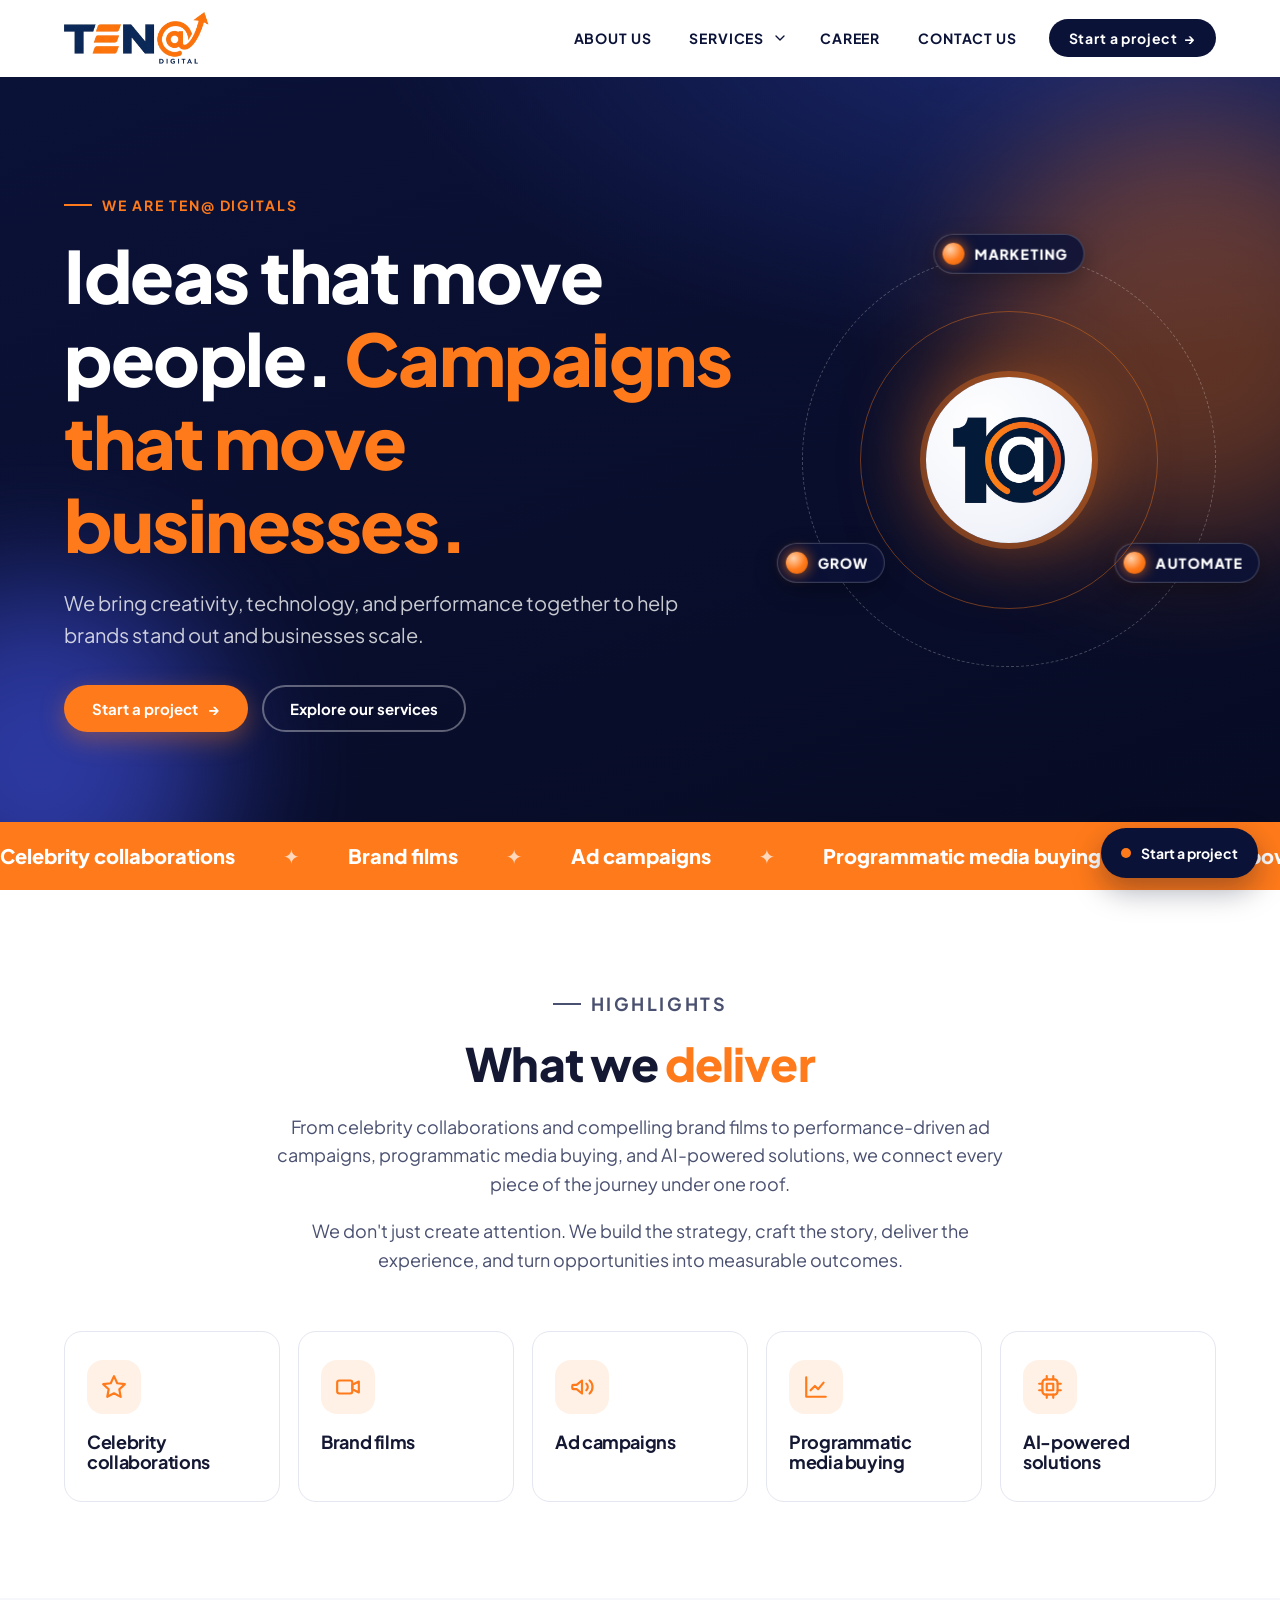
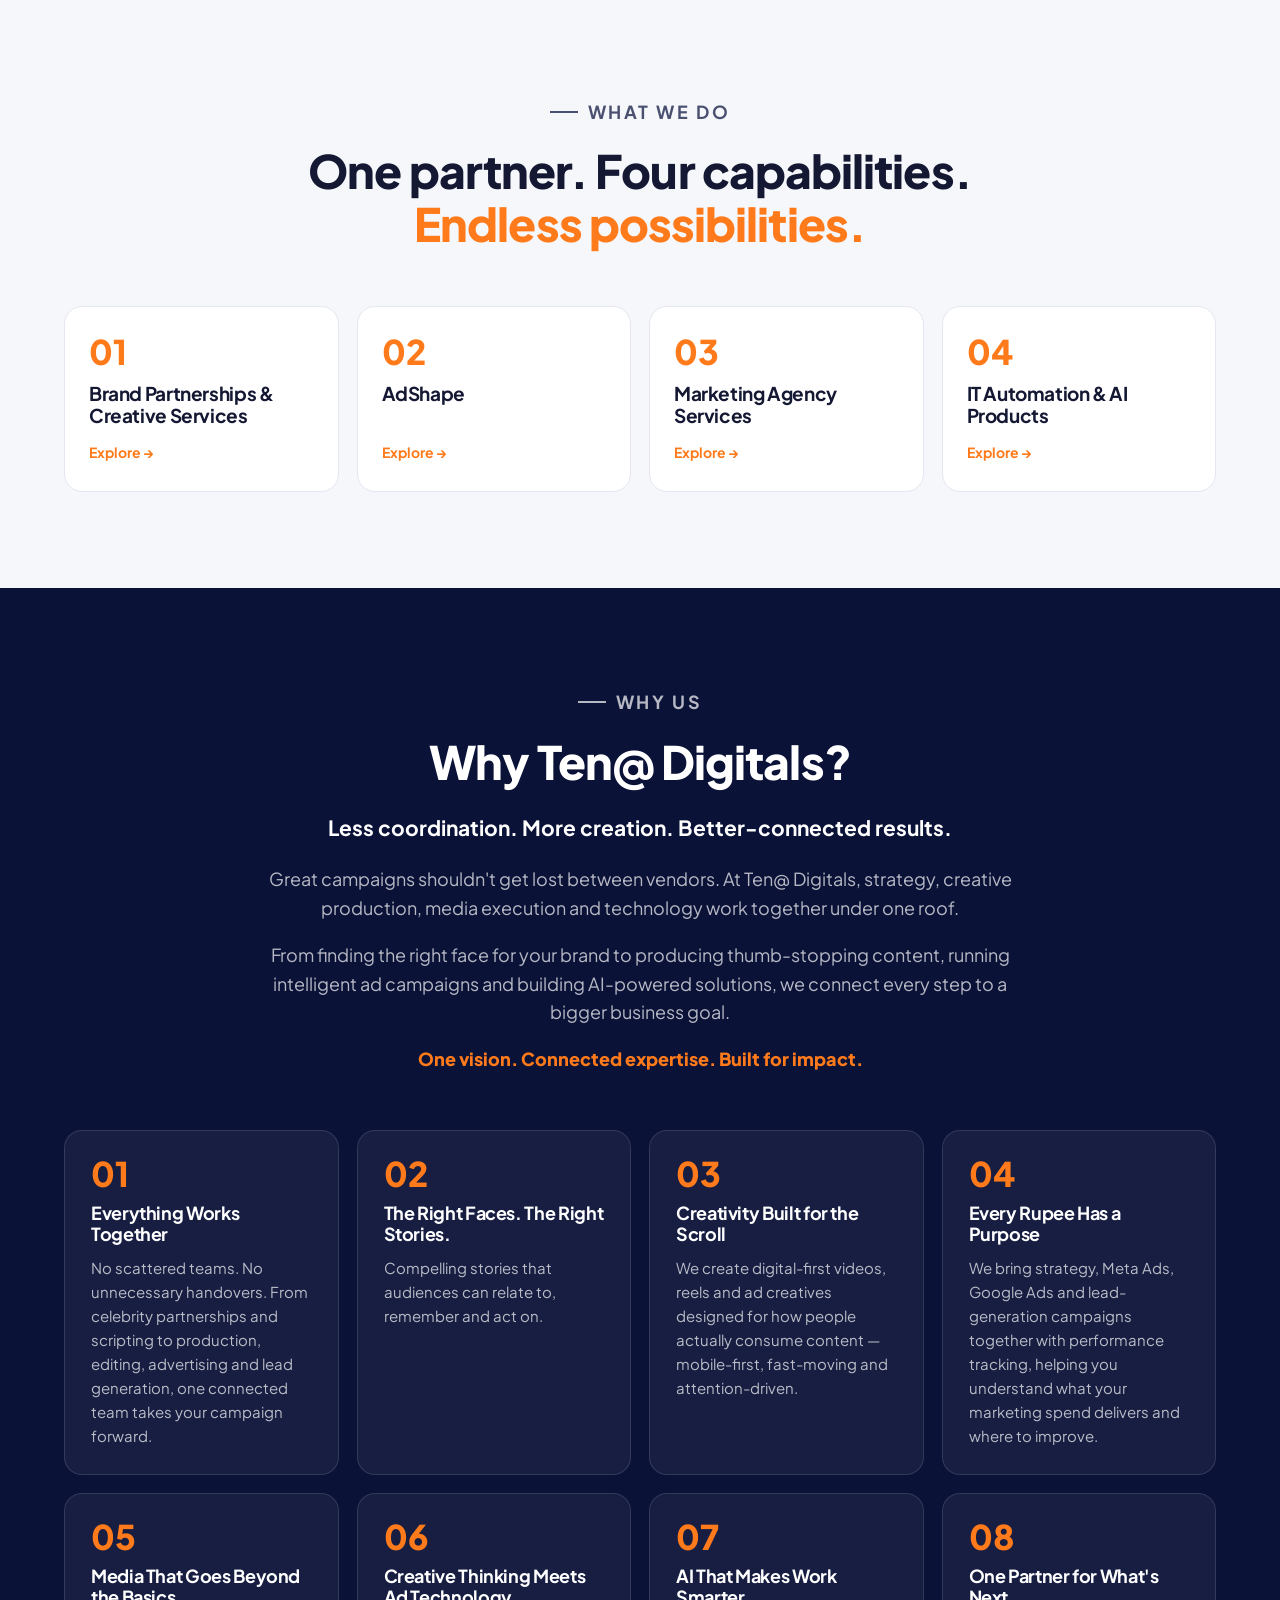
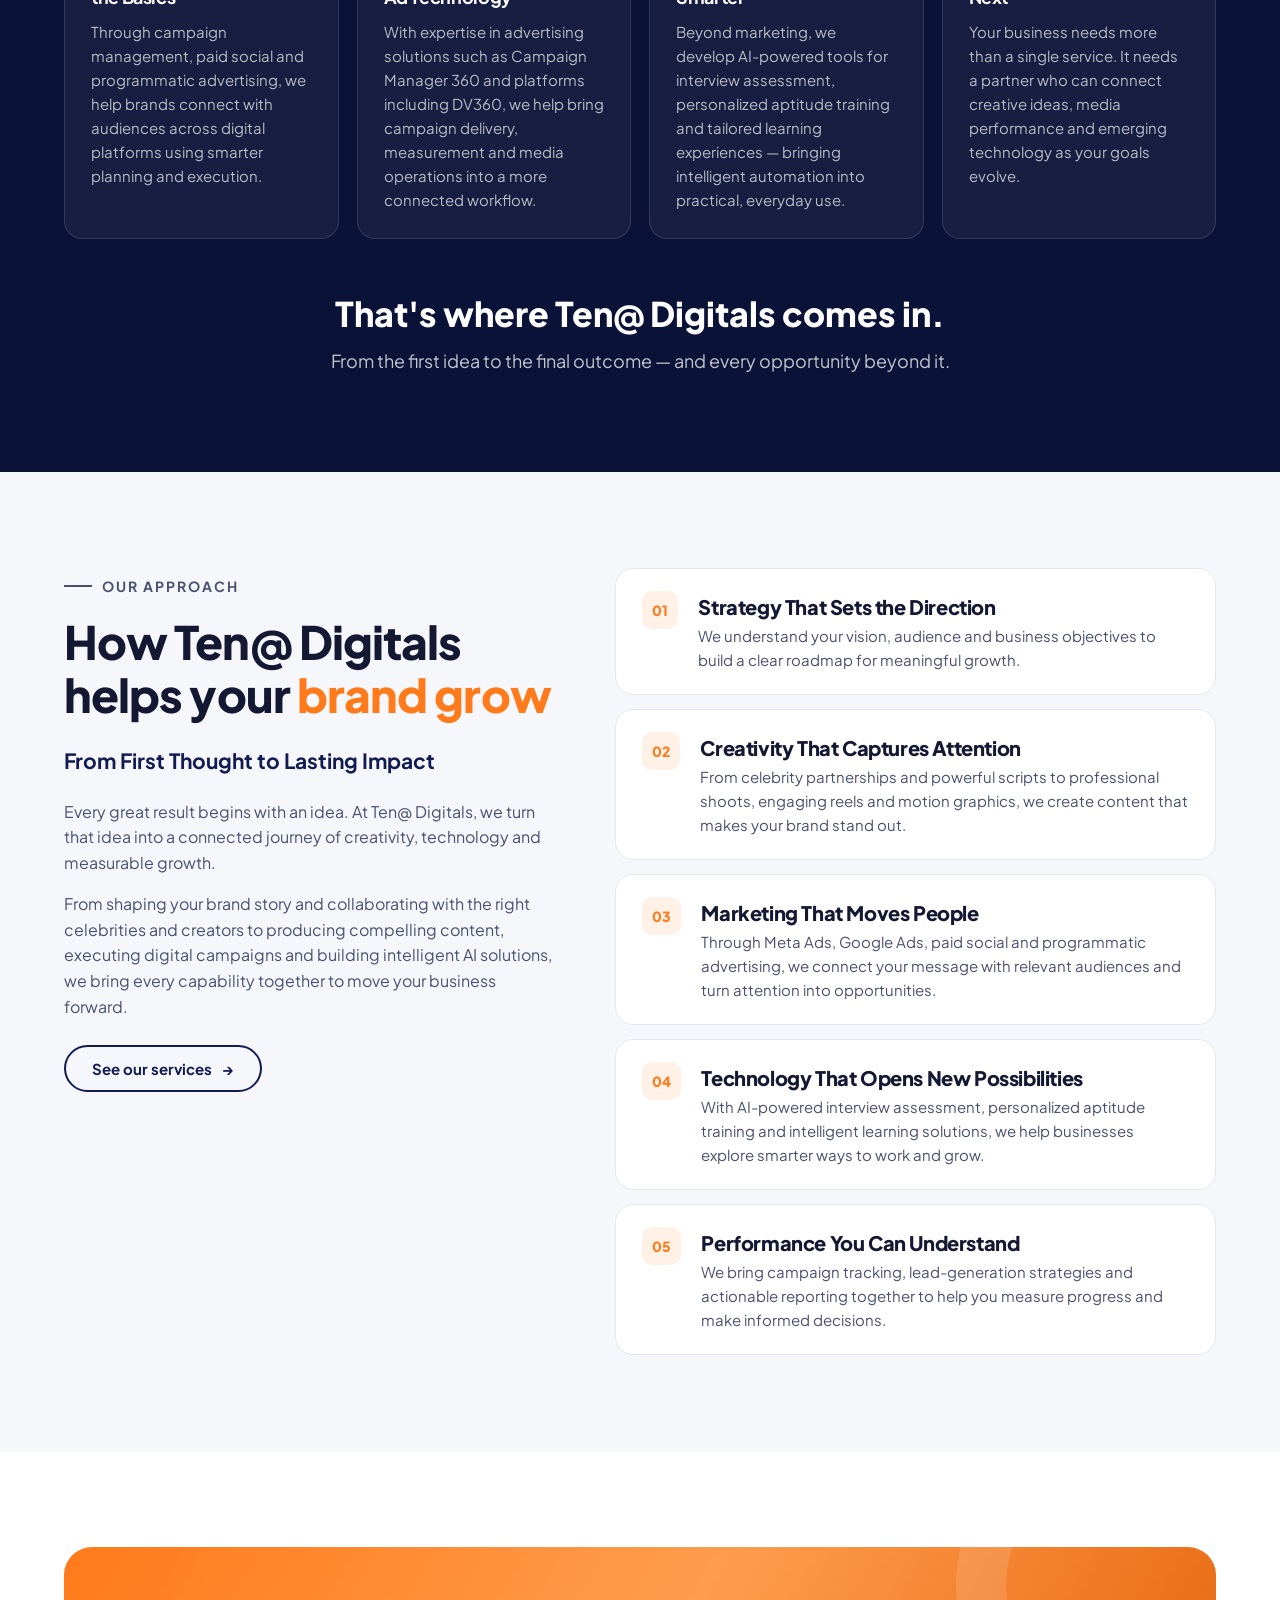
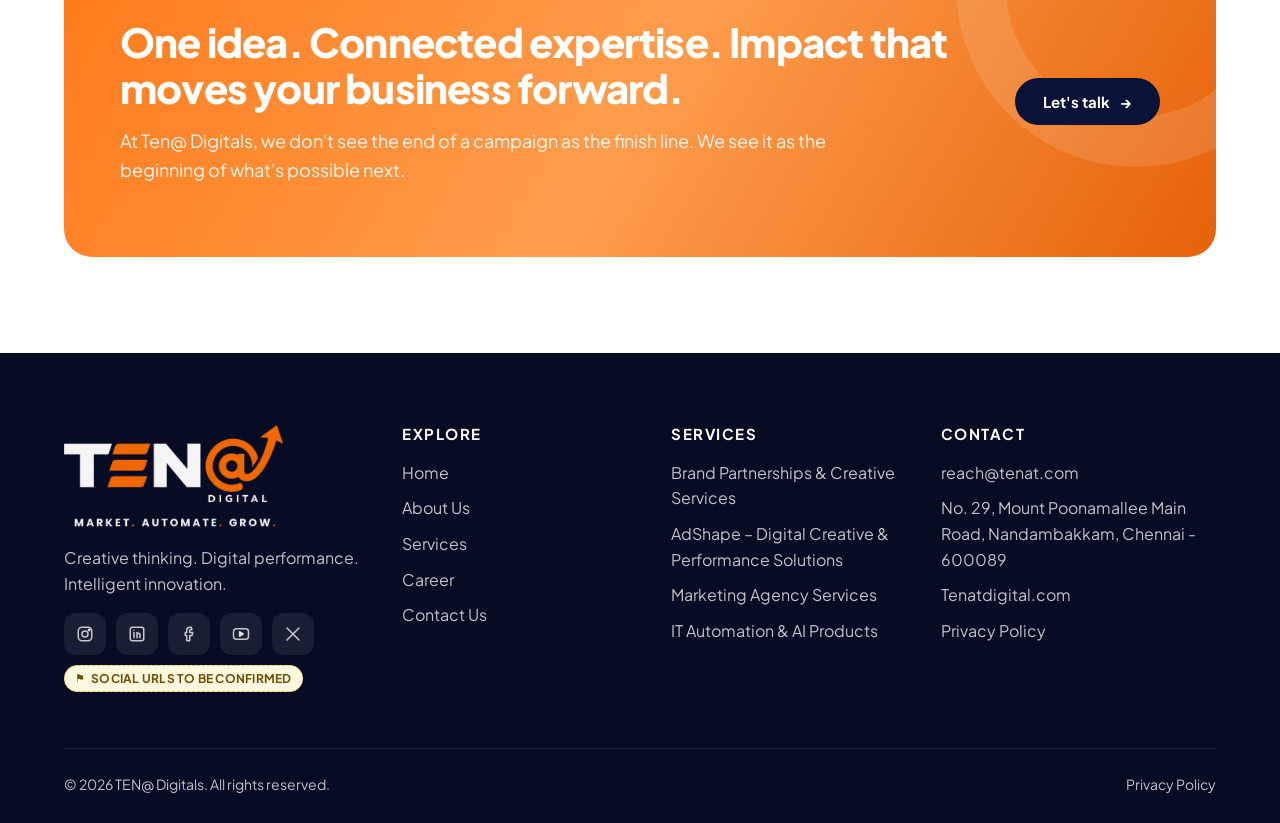
<file: index.html>
<!doctype html>
<html lang="en">
<head>
  <meta charset="utf-8">
  <meta name="viewport" content="width=device-width, initial-scale=1">
  <title>TEN@ Digitals — Ideas that move people</title>
  <meta name="description" content="We bring creativity, technology, and performance together to help brands stand out and businesses scale.">
  <link rel="preconnect" href="https://fonts.googleapis.com">
  <link rel="preconnect" href="https://fonts.gstatic.com" crossorigin>
  <link href="https://fonts.googleapis.com/css2?family=Plus+Jakarta+Sans:wght@400;500;600;700;800&display=swap" rel="stylesheet">
  <link rel="stylesheet" href="assets/styles.css">
  <script src="assets/site.js" defer></script>
</head>
<body data-page="home" data-root="">
<main id="main">

  <!-- 1–3. Hero, headline, description -->
  <section class="hero" aria-labelledby="hero-title">
    <div class="blob b1"></div><div class="blob b2"></div>
    <div class="container hero-grid">
      <div>
        <p class="eyebrow">We are Ten@ Digitals</p>
        <h1 id="hero-title">Ideas that move people. <em>Campaigns that move businesses.</em></h1>
        <p class="lead">We bring creativity, technology, and performance together to help brands stand out and businesses scale.</p>
        <div class="hero-actions">
          <a class="btn btn-primary" href="contact/index.html">Start a project <span class="arrow" aria-hidden="true">→</span></a>
          <a class="btn btn-ghost" href="work/index.html">Explore our services</a>
        </div>
      </div>
      <div class="hero-orb" aria-hidden="true">
        <div class="orb-ring">
          <span class="orb-ball" style="left:50%;top:0%"><span class="orb-upright"><span class="orb-chip"><span class="ball"></span>Marketing</span></span></span>
          <span class="orb-ball" style="left:93.3%;top:75%"><span class="orb-upright"><span class="orb-chip"><span class="ball"></span>Automate</span></span></span>
          <span class="orb-ball" style="left:6.7%;top:75%"><span class="orb-upright"><span class="orb-chip"><span class="ball"></span>Grow</span></span></span>
        </div>
        <div class="orb-ring r2"></div>
        <div class="orb-core"><img src="assets/logo-mark.png" alt="" width="400" height="305"></div>
      </div>
    </div>
  </section>

  <!-- 4. Highlights -->
  <div class="marquee" aria-hidden="true">
    <div class="marquee-track">
      <span>Celebrity collaborations</span><span>Brand films</span><span>Ad campaigns</span><span>Programmatic media buying</span><span>AI-powered solutions</span>
      <span>Celebrity collaborations</span><span>Brand films</span><span>Ad campaigns</span><span>Programmatic media buying</span><span>AI-powered solutions</span>
    </div>
  </div>

  <section class="section" aria-labelledby="highlights-title">
    <div class="container">
      <div class="section-head reveal">
        <p class="eyebrow">Highlights</p>
        <h2 id="highlights-title">What we <span class="hl">deliver</span></h2>
        <p>From celebrity collaborations and compelling brand films to performance-driven ad campaigns, programmatic media buying, and AI-powered solutions, we connect every piece of the journey under one roof.</p>
        <p>We don't just create attention. We build the strategy, craft the story, deliver the experience, and turn opportunities into measurable outcomes.</p>
      </div>
      <div class="highlight-grid">
        <article class="highlight reveal">
          <div class="icon-badge"><svg width="26" height="26" viewBox="0 0 24 24" fill="none" stroke="currentColor" stroke-width="2" stroke-linecap="round" stroke-linejoin="round" aria-hidden="true"><path d="m12 2 3 6.5 7 .9-5.1 4.8 1.3 6.9L12 17.8 5.8 21l1.3-6.9L2 9.4l7-.9z"/></svg></div>
          <h3>Celebrity collaborations</h3>
        </article>
        <article class="highlight reveal">
          <div class="icon-badge"><svg width="26" height="26" viewBox="0 0 24 24" fill="none" stroke="currentColor" stroke-width="2" stroke-linecap="round" stroke-linejoin="round" aria-hidden="true"><rect x="2" y="6" width="14" height="12" rx="2"/><path d="m16 10 6-3v10l-6-3z"/></svg></div>
          <h3>Brand films</h3>
        </article>
        <article class="highlight reveal">
          <div class="icon-badge"><svg width="26" height="26" viewBox="0 0 24 24" fill="none" stroke="currentColor" stroke-width="2" stroke-linecap="round" stroke-linejoin="round" aria-hidden="true"><path d="M3 11v2a1 1 0 0 0 1 1h3l5 4V6L7 10H4a1 1 0 0 0-1 1z"/><path d="M16 9a4 4 0 0 1 0 6M19 6a8 8 0 0 1 0 12"/></svg></div>
          <h3>Ad campaigns</h3>
        </article>
        <article class="highlight reveal">
          <div class="icon-badge"><svg width="26" height="26" viewBox="0 0 24 24" fill="none" stroke="currentColor" stroke-width="2" stroke-linecap="round" stroke-linejoin="round" aria-hidden="true"><path d="M3 3v18h18"/><path d="m7 15 4-4 3 3 5-6"/></svg></div>
          <h3>Programmatic media buying</h3>
        </article>
        <article class="highlight reveal">
          <div class="icon-badge"><svg width="26" height="26" viewBox="0 0 24 24" fill="none" stroke="currentColor" stroke-width="2" stroke-linecap="round" stroke-linejoin="round" aria-hidden="true"><rect x="5" y="5" width="14" height="14" rx="3"/><path d="M9 9h6v6H9zM9 2v3M15 2v3M9 19v3M15 19v3M2 9h3M2 15h3M19 9h3M19 15h3"/></svg></div>
          <h3>AI-powered solutions</h3>
        </article>
      </div>
    </div>
  </section>

  <!-- Four capabilities -->
  <section class="section section-alt" aria-labelledby="caps-title">
    <div class="container">
      <div class="section-head reveal">
        <p class="eyebrow">What we do</p>
        <h2 id="caps-title">One partner. Four capabilities. <span class="hl">Endless possibilities.</span></h2>
      </div>
      <div class="cap-grid">
        <a class="cap-card reveal" href="work/index.html#brand-partnerships"><span class="num">01</span><h3>Brand Partnerships &amp; Creative Services</h3><span class="more">Explore <span aria-hidden="true">→</span></span></a>
        <a class="cap-card reveal" href="work/index.html#adshape"><span class="num">02</span><h3>AdShape</h3><span class="more">Explore <span aria-hidden="true">→</span></span></a>
        <a class="cap-card reveal" href="work/index.html#marketing-agency"><span class="num">03</span><h3>Marketing Agency Services</h3><span class="more">Explore <span aria-hidden="true">→</span></span></a>
        <a class="cap-card reveal" href="work/index.html#it-automation-ai"><span class="num">04</span><h3>IT Automation &amp; AI Products</h3><span class="more">Explore <span aria-hidden="true">→</span></span></a>
      </div>
    </div>
  </section>

  <!-- 5. Why Ten@ Digitals? -->
  <section class="section section-dark" aria-labelledby="why-title">
    <div class="container">
      <div class="section-head reveal">
        <p class="eyebrow">Why us</p>
        <h2 id="why-title">Why Ten@ Digitals?</h2>
        <p class="sub">Less coordination. More creation. Better-connected results.</p>
        <p>Great campaigns shouldn't get lost between vendors. At Ten@ Digitals, strategy, creative production, media execution and technology work together under one roof.</p>
        <p>From finding the right face for your brand to producing thumb-stopping content, running intelligent ad campaigns and building AI-powered solutions, we connect every step to a bigger business goal.</p>
        <p class="tagline">One vision. Connected expertise. Built for impact.</p>
      </div>
      <div class="why-grid">
        <div class="why-card reveal"><span class="num">01</span><h3>Everything Works Together</h3><p>No scattered teams. No unnecessary handovers. From celebrity partnerships and scripting to production, editing, advertising and lead generation, one connected team takes your campaign forward.</p></div>
        <div class="why-card reveal"><span class="num">02</span><h3>The Right Faces. The Right Stories.</h3><p>Compelling stories that audiences can relate to, remember and act on.</p></div>
        <div class="why-card reveal"><span class="num">03</span><h3>Creativity Built for the Scroll</h3><p>We create digital-first videos, reels and ad creatives designed for how people actually consume content — mobile-first, fast-moving and attention-driven.</p></div>
        <div class="why-card reveal"><span class="num">04</span><h3>Every Rupee Has a Purpose</h3><p>We bring strategy, Meta Ads, Google Ads and lead-generation campaigns together with performance tracking, helping you understand what your marketing spend delivers and where to improve.</p></div>
        <div class="why-card reveal"><span class="num">05</span><h3>Media That Goes Beyond the Basics</h3><p>Through campaign management, paid social and programmatic advertising, we help brands connect with audiences across digital platforms using smarter planning and execution.</p></div>
        <div class="why-card reveal"><span class="num">06</span><h3>Creative Thinking Meets Ad Technology</h3><p>With expertise in advertising solutions such as Campaign Manager 360 and platforms including DV360, we help bring campaign delivery, measurement and media operations into a more connected workflow.</p></div>
        <div class="why-card reveal"><span class="num">07</span><h3>AI That Makes Work Smarter</h3><p>Beyond marketing, we develop AI-powered tools for interview assessment, personalized aptitude training and tailored learning experiences — bringing intelligent automation into practical, everyday use.</p></div>
        <div class="why-card reveal"><span class="num">08</span><h3>One Partner for What's Next</h3><p>Your business needs more than a single service. It needs a partner who can connect creative ideas, media performance and emerging technology as your goals evolve.</p></div>
      </div>
      <div class="why-close reveal">
        <p class="big">That's where Ten@ Digitals comes in.</p>
        <p>From the first idea to the final outcome — and every opportunity beyond it.</p>
      </div>
    </div>
  </section>

  <!-- 6–7. Our approach + Process/capabilities -->
  <section class="section section-alt" aria-labelledby="approach-title">
    <div class="container approach">
      <div class="reveal approach-intro">
        <p class="eyebrow">Our approach</p>
        <h2 id="approach-title">How Ten@ Digitals helps your <span class="hl">brand grow</span></h2>
        <p class="sub">From First Thought to Lasting Impact</p>
        <p>Every great result begins with an idea. At Ten@ Digitals, we turn that idea into a connected journey of creativity, technology and measurable growth.</p>
        <p>From shaping your brand story and collaborating with the right celebrities and creators to producing compelling content, executing digital campaigns and building intelligent AI solutions, we bring every capability together to move your business forward.</p>
        <a class="btn btn-outline" href="work/index.html">See our services <span class="arrow" aria-hidden="true">→</span></a>
      </div>
      <ol class="process reveal" aria-label="Process and capabilities">
        <li><div><h3>Strategy That Sets the Direction</h3><p>We understand your vision, audience and business objectives to build a clear roadmap for meaningful growth.</p></div></li>
        <li><div><h3>Creativity That Captures Attention</h3><p>From celebrity partnerships and powerful scripts to professional shoots, engaging reels and motion graphics, we create content that makes your brand stand out.</p></div></li>
        <li><div><h3>Marketing That Moves People</h3><p>Through Meta Ads, Google Ads, paid social and programmatic advertising, we connect your message with relevant audiences and turn attention into opportunities.</p></div></li>
        <li><div><h3>Technology That Opens New Possibilities</h3><p>With AI-powered interview assessment, personalized aptitude training and intelligent learning solutions, we help businesses explore smarter ways to work and grow.</p></div></li>
        <li><div><h3>Performance You Can Understand</h3><p>We bring campaign tracking, lead-generation strategies and actionable reporting together to help you measure progress and make informed decisions.</p></div></li>
      </ol>
    </div>
  </section>

  <!-- 8. Final CTA -->
  <section class="section" aria-labelledby="cta-title">
    <div class="container">
      <div class="cta-band reveal">
        <div class="cta-text">
          <h2 id="cta-title">One idea. Connected expertise. Impact that moves your business forward.</h2>
          <p>At Ten@ Digitals, we don't see the end of a campaign as the finish line. We see it as the beginning of what's possible next.</p>
        </div>
        <a class="btn" href="contact/index.html">Let's talk <span class="arrow" aria-hidden="true">→</span></a>
      </div>
    </div>
  </section>

</main>
<!-- 9. Footer is injected by site.js so it stays identical on every page -->
</body>
</html>
</file>
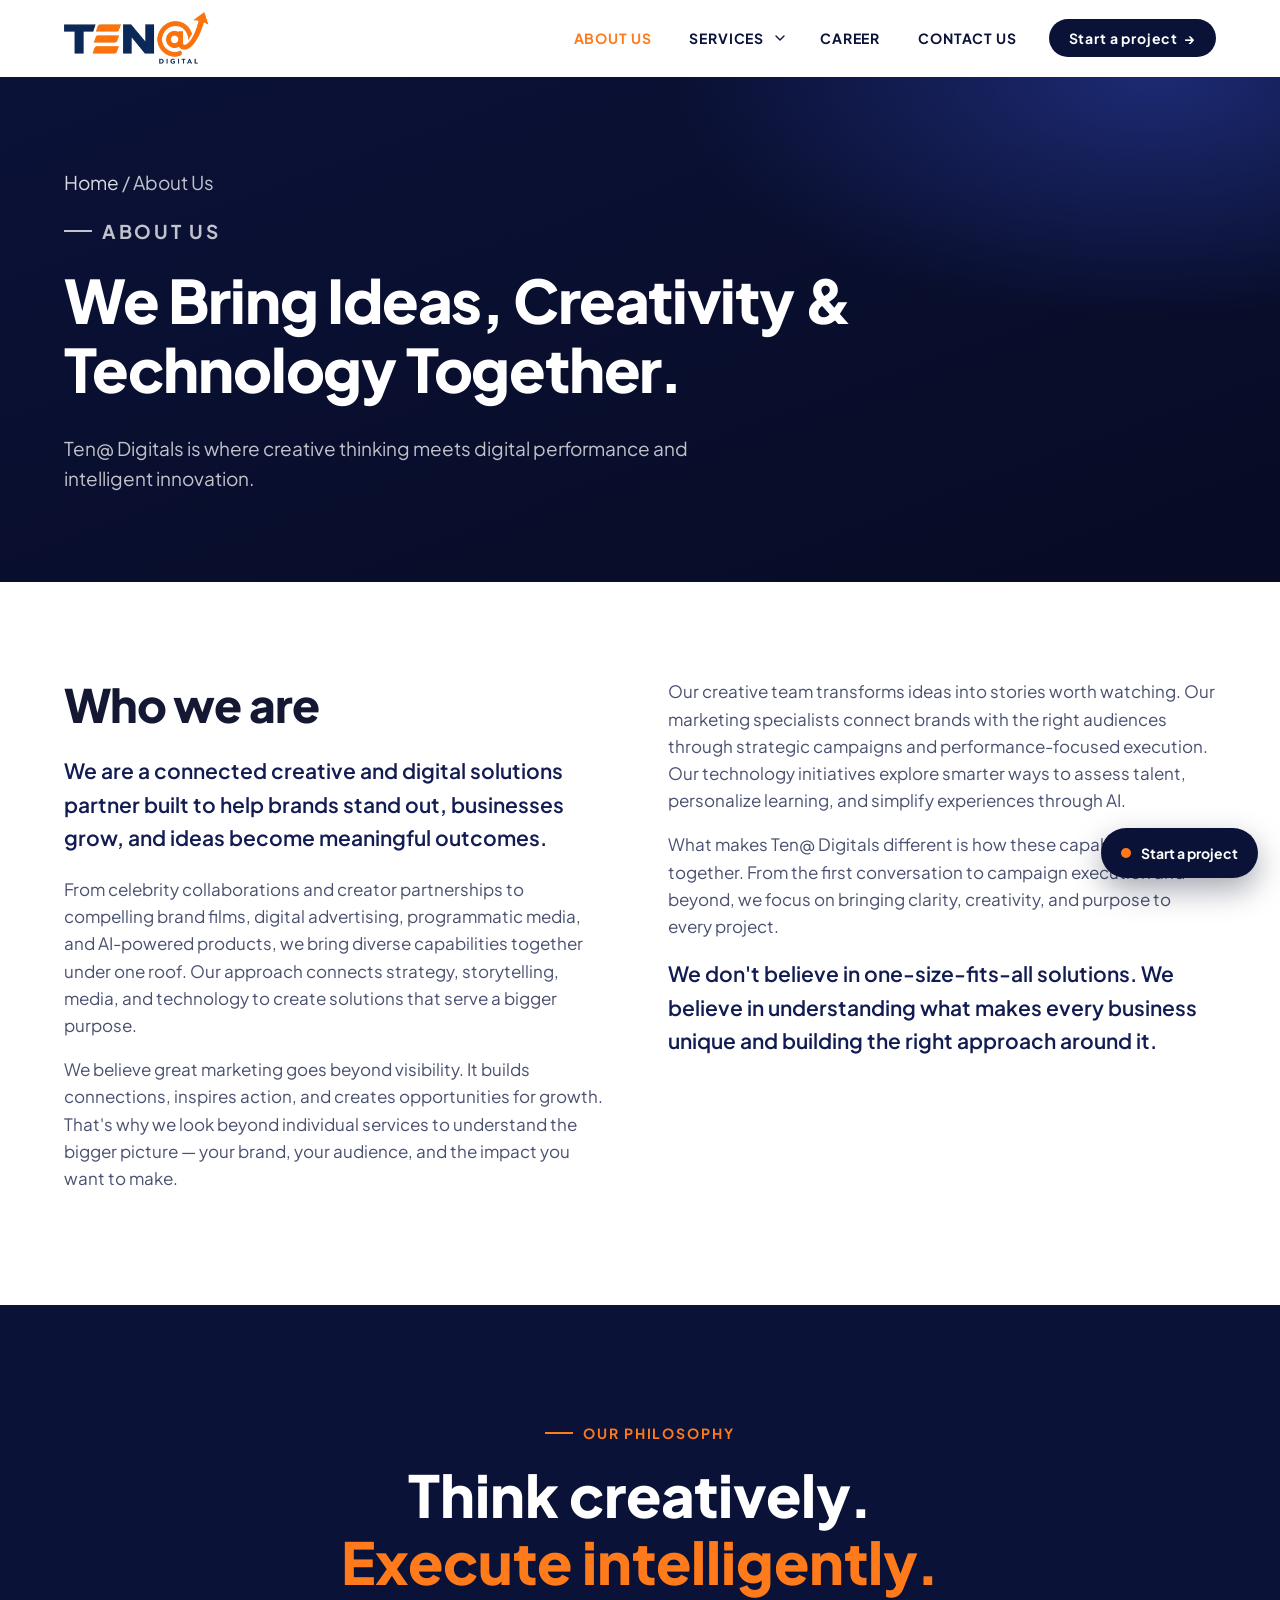
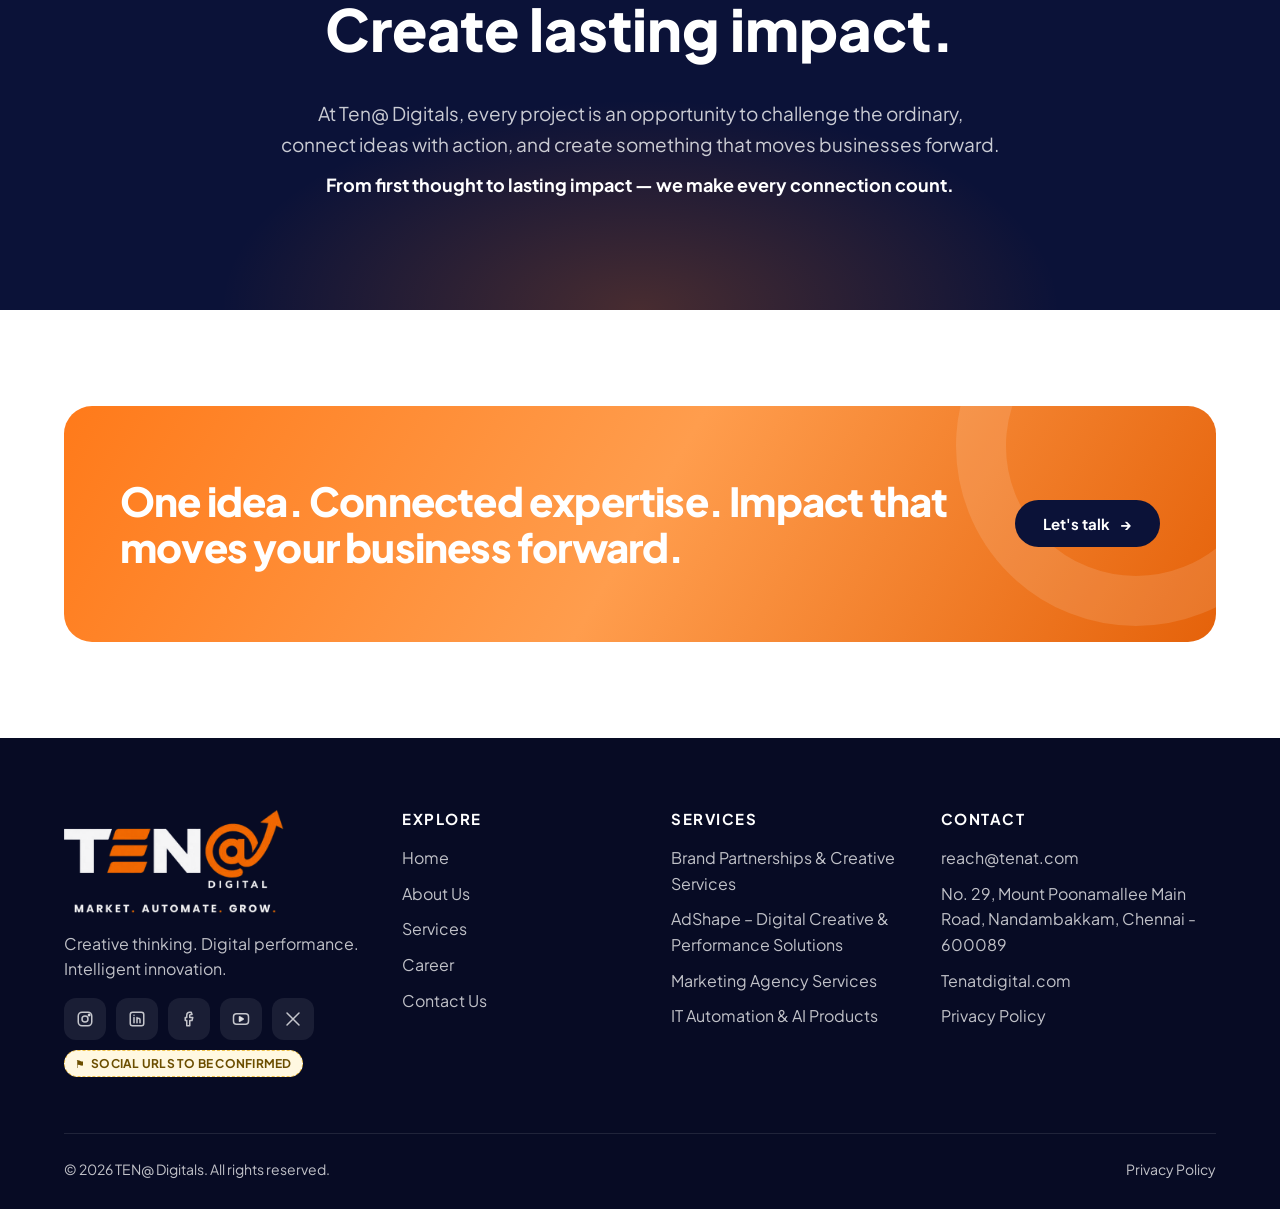
<file: about/index.html>
<!doctype html>
<html lang="en">
<head>
  <meta charset="utf-8">
  <meta name="viewport" content="width=device-width, initial-scale=1">
  <title>About — TEN@ Digitals</title>
  <meta name="description" content="Ten@ Digitals is where creative thinking meets digital performance and intelligent innovation.">
  <link rel="preconnect" href="https://fonts.googleapis.com">
  <link rel="preconnect" href="https://fonts.gstatic.com" crossorigin>
  <link href="https://fonts.googleapis.com/css2?family=Plus+Jakarta+Sans:wght@400;500;600;700;800&display=swap" rel="stylesheet">
  <link rel="stylesheet" href="../assets/styles.css">
  <script src="../assets/site.js" defer></script>
</head>
<body data-page="about" data-root="../">
<main id="main">

  <section class="page-hero">
    <div class="container">
      <p class="crumbs"><a href="../index.html">Home</a> / About Us</p>
      <p class="eyebrow">About Us</p>
      <h1>We Bring Ideas, Creativity &amp; Technology Together.</h1>
      <p>Ten@ Digitals is where creative thinking meets digital performance and intelligent innovation.</p>
    </div>
  </section>

  <!-- A. About Us -->
  <section class="section" aria-labelledby="story-title">
    <div class="container about-grid">
      <div class="reveal">
        <h2 id="story-title">Who we are</h2>
        <p class="opening">We are a connected creative and digital solutions partner built to help brands stand out, businesses grow, and ideas become meaningful outcomes.</p>
        <p>From celebrity collaborations and creator partnerships to compelling brand films, digital advertising, programmatic media, and AI-powered products, we bring diverse capabilities together under one roof. Our approach connects strategy, storytelling, media, and technology to create solutions that serve a bigger purpose.</p>
        <p>We believe great marketing goes beyond visibility. It builds connections, inspires action, and creates opportunities for growth. That's why we look beyond individual services to understand the bigger picture — your brand, your audience, and the impact you want to make.</p>
      </div>
      <div class="reveal">
        <p>Our creative team transforms ideas into stories worth watching. Our marketing specialists connect brands with the right audiences through strategic campaigns and performance-focused execution. Our technology initiatives explore smarter ways to assess talent, personalize learning, and simplify experiences through AI.</p>
        <p>What makes Ten@ Digitals different is how these capabilities work together. From the first conversation to campaign execution and beyond, we focus on bringing clarity, creativity, and purpose to every project.</p>
        <p class="opening">We don't believe in one-size-fits-all solutions. We believe in understanding what makes every business unique and building the right approach around it.</p>
      </div>
    </div>
  </section>

  <!-- B. Our Philosophy -->
  <section class="philosophy" aria-labelledby="philosophy-title">
    <div class="container">
      <p class="eyebrow" id="philosophy-title">Our Philosophy</p>
      <blockquote class="reveal">
        <span>Think creatively.</span>
        <span>Execute intelligently.</span>
        <span>Create lasting impact.</span>
      </blockquote>
      <p class="philosophy-text reveal">At Ten@ Digitals, every project is an opportunity to challenge the ordinary, connect ideas with action, and create something that moves businesses forward.</p>
      <p class="philosophy-line reveal">From first thought to lasting impact — we make every connection count.</p>
    </div>
  </section>

  <section class="section">
    <div class="container">
      <div class="cta-band reveal">
        <h2>One idea. Connected expertise. Impact that moves your business forward.</h2>
        <a class="btn" href="../contact/index.html">Let's talk <span class="arrow" aria-hidden="true">→</span></a>
      </div>
    </div>
  </section>

</main>
</body>
</html>
</file>
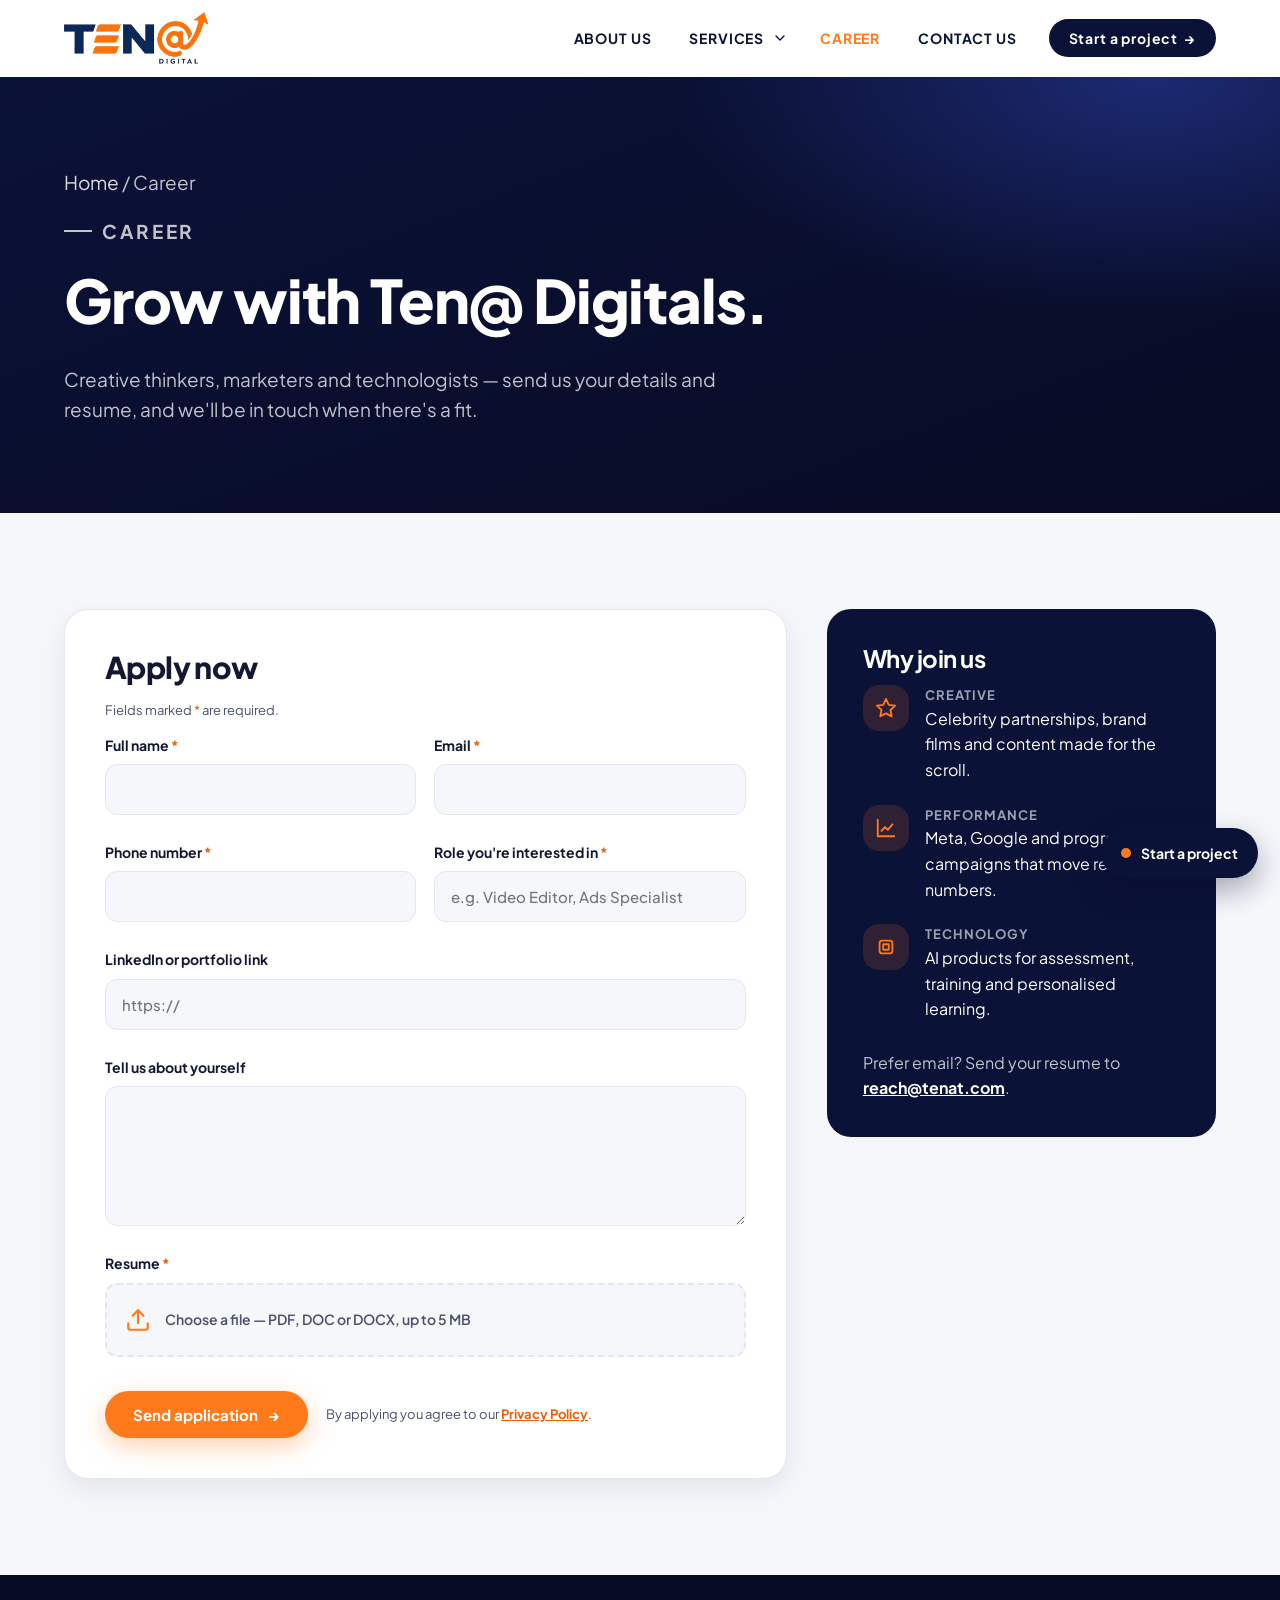
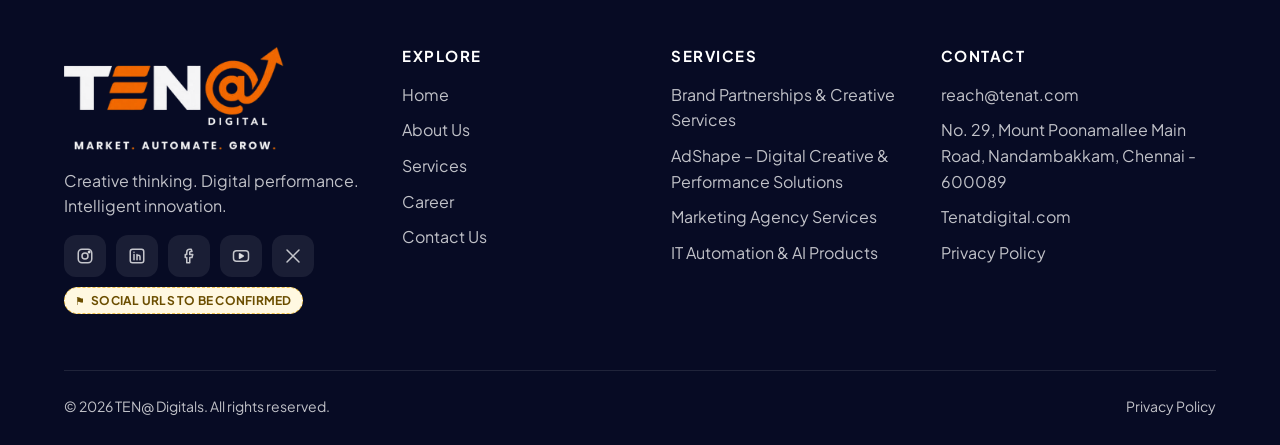
<file: career/index.html>
<!doctype html>
<html lang="en">
<head>
  <meta charset="utf-8">
  <meta name="viewport" content="width=device-width, initial-scale=1">
  <title>Career — TEN@ Digitals</title>
  <meta name="description" content="Build your career at TEN@ Digitals. Send us your details and resume.">
  <link rel="preconnect" href="https://fonts.googleapis.com">
  <link rel="preconnect" href="https://fonts.gstatic.com" crossorigin>
  <link href="https://fonts.googleapis.com/css2?family=Plus+Jakarta+Sans:wght@400;500;600;700;800&display=swap" rel="stylesheet">
  <link rel="stylesheet" href="../assets/styles.css">
  <script src="../assets/site.js" defer></script>
</head>
<body data-page="career" data-root="../">
<main id="main">

  <section class="page-hero">
    <div class="container">
      <p class="crumbs"><a href="../index.html">Home</a> / Career</p>
      <p class="eyebrow">Career</p>
      <h1>Grow with Ten@ Digitals.</h1>
      <p>Creative thinkers, marketers and technologists — send us your details and resume, and we'll be in touch when there's a fit.</p>
    </div>
  </section>

  <section class="section section-alt">
    <div class="container contact-grid">

      <div class="form-card">
        <h2>Apply now</h2>
        <p class="form-note">Fields marked <span class="req" style="color:var(--accent-600)">*</span> are required.</p>
        <div id="career-status" class="form-status" role="status" aria-live="polite"></div>
        <!-- Applications are delivered to reach@tenat.com by FormSubmit (formsubmit.co), which supports file attachments on a static site -->
        <form id="career-form" action="https://formsubmit.co/reach@tenat.com" method="POST" enctype="multipart/form-data" novalidate>
          <input type="hidden" name="_subject" value="New career application — TEN@ Digitals website">
          <input type="hidden" name="_template" value="table">
          <input type="hidden" name="_next" value="">
          <div class="form-grid">
            <div class="field">
              <label for="c-name">Full name <span class="req">*</span></label>
              <input id="c-name" name="name" type="text" autocomplete="name" required aria-describedby="ce-name">
              <span class="error" id="ce-name"></span>
            </div>
            <div class="field">
              <label for="c-email">Email <span class="req">*</span></label>
              <input id="c-email" name="email" type="email" autocomplete="email" required aria-describedby="ce-email">
              <span class="error" id="ce-email"></span>
            </div>
            <div class="field">
              <label for="c-phone">Phone number <span class="req">*</span></label>
              <input id="c-phone" name="phone" type="tel" autocomplete="tel" required aria-describedby="ce-phone">
              <span class="error" id="ce-phone"></span>
            </div>
            <div class="field">
              <label for="c-role">Role you're interested in <span class="req">*</span></label>
              <input id="c-role" name="role" type="text" placeholder="e.g. Video Editor, Ads Specialist" required aria-describedby="ce-role">
              <span class="error" id="ce-role"></span>
            </div>
            <div class="field full">
              <label for="c-link">LinkedIn or portfolio link</label>
              <input id="c-link" name="portfolio" type="url" placeholder="https://" aria-describedby="ce-link">
              <span class="error" id="ce-link"></span>
            </div>
            <div class="field full">
              <label for="c-message">Tell us about yourself</label>
              <textarea id="c-message" name="message" aria-describedby="ce-message"></textarea>
              <span class="error" id="ce-message"></span>
            </div>
            <div class="field full">
              <label for="c-resume">Resume <span class="req">*</span></label>
              <input id="c-resume" class="file-input" name="attachment" type="file" accept=".pdf,.doc,.docx,application/pdf,application/msword,application/vnd.openxmlformats-officedocument.wordprocessingml.document" required aria-describedby="ce-resume">
              <label class="file-drop" for="c-resume">
                <svg width="26" height="26" viewBox="0 0 24 24" fill="none" stroke="currentColor" stroke-width="2" stroke-linecap="round" stroke-linejoin="round" aria-hidden="true"><path d="M21 15v4a2 2 0 0 1-2 2H5a2 2 0 0 1-2-2v-4"/><path d="m17 8-5-5-5 5M12 3v12"/></svg>
                <span class="file-name">Choose a file — PDF, DOC or DOCX, up to 5 MB</span>
              </label>
              <span class="error" id="ce-resume"></span>
            </div>
            <!-- Honeypot for basic spam protection -->
            <div style="position:absolute;left:-9999px" aria-hidden="true">
              <label for="c-honey">Leave empty</label>
              <input id="c-honey" name="_honey" type="text" tabindex="-1" autocomplete="off">
            </div>
          </div>
          <div class="form-actions">
            <button class="btn btn-primary" type="submit">Send application <span class="arrow" aria-hidden="true">→</span></button>
            <span class="form-note">By applying you agree to our <a href="../privacy/index.html">Privacy Policy</a>.</span>
          </div>
        </form>
      </div>

      <aside class="info-card" aria-labelledby="why-join">
        <h2 id="why-join">Why join us</h2>
        <ul class="info-list">
          <li>
            <span class="icon-badge"><svg width="22" height="22" viewBox="0 0 24 24" fill="none" stroke="currentColor" stroke-width="2" stroke-linecap="round" stroke-linejoin="round" aria-hidden="true"><path d="m12 2 3 6.5 7 .9-5.1 4.8 1.3 6.9L12 17.8 5.8 21l1.3-6.9L2 9.4l7-.9z"/></svg></span>
            <div><small>Creative</small>Celebrity partnerships, brand films and content made for the scroll.</div>
          </li>
          <li>
            <span class="icon-badge"><svg width="22" height="22" viewBox="0 0 24 24" fill="none" stroke="currentColor" stroke-width="2" stroke-linecap="round" stroke-linejoin="round" aria-hidden="true"><path d="M3 3v18h18"/><path d="m7 15 4-4 3 3 5-6"/></svg></span>
            <div><small>Performance</small>Meta, Google and programmatic campaigns that move real numbers.</div>
          </li>
          <li>
            <span class="icon-badge"><svg width="22" height="22" viewBox="0 0 24 24" fill="none" stroke="currentColor" stroke-width="2" stroke-linecap="round" stroke-linejoin="round" aria-hidden="true"><rect x="5" y="5" width="14" height="14" rx="3"/><path d="M9 9h6v6H9z"/></svg></span>
            <div><small>Technology</small>AI products for assessment, training and personalised learning.</div>
          </li>
        </ul>
        <p style="color:rgba(255,255,255,.75);margin:0">Prefer email? Send your resume to <a href="mailto:reach@tenat.com" style="color:#fff;font-weight:700">reach@tenat.com</a>.</p>
      </aside>

    </div>
  </section>

</main>
</body>
</html>
</file>
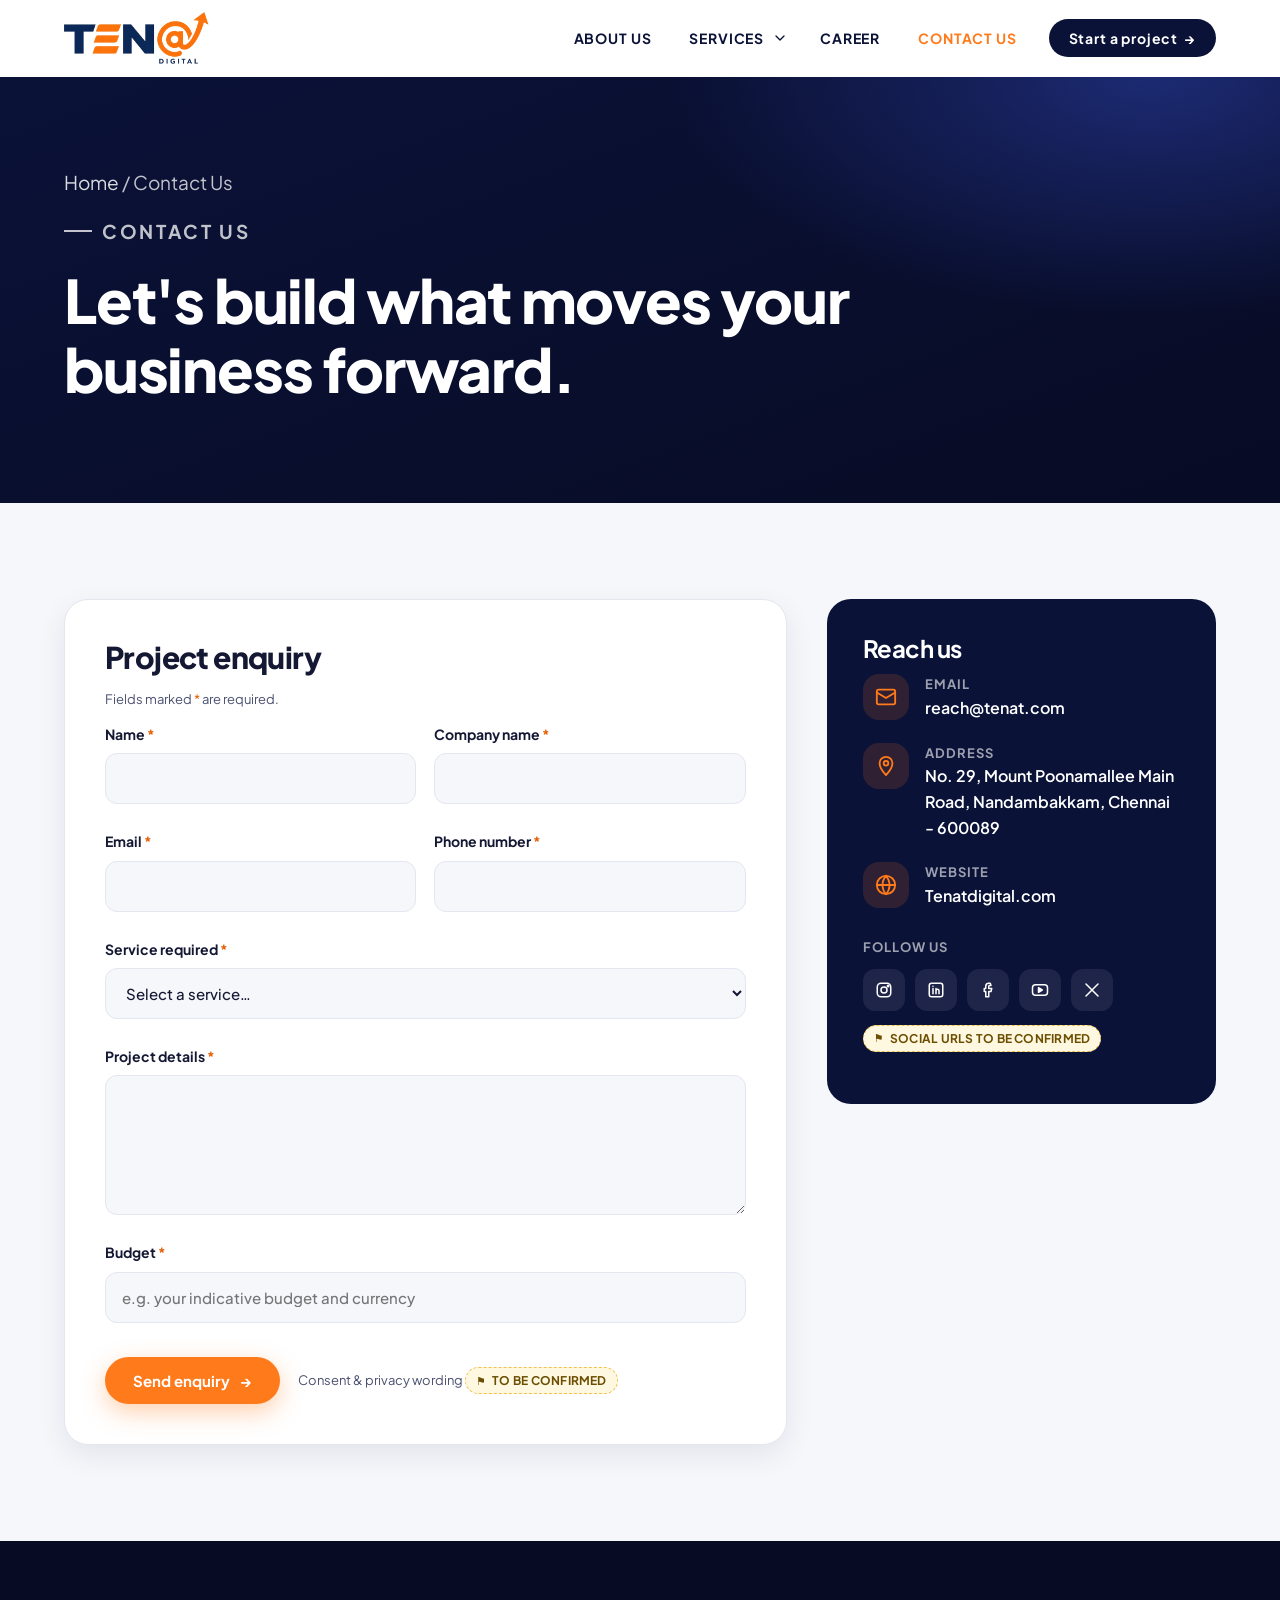
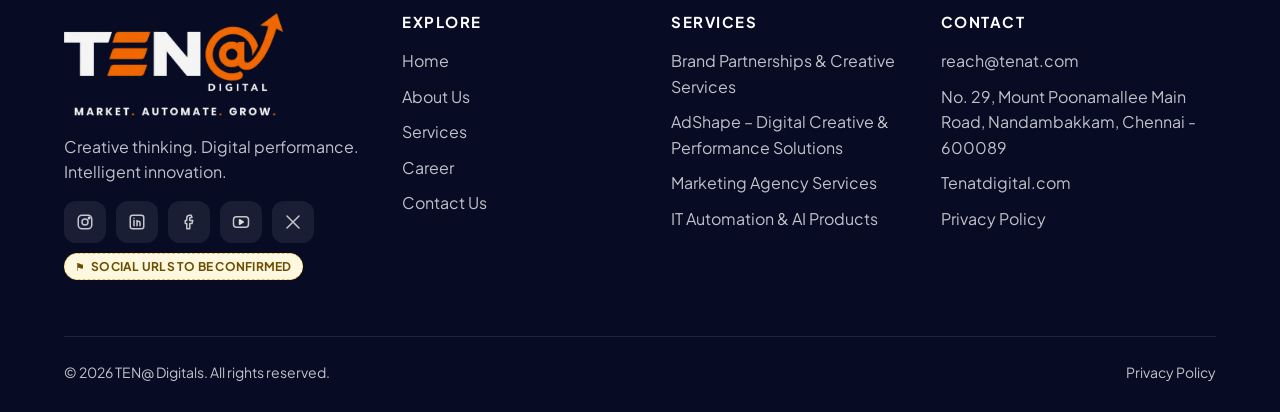
<file: contact/index.html>
<!doctype html>
<html lang="en">
<head>
  <meta charset="utf-8">
  <meta name="viewport" content="width=device-width, initial-scale=1">
  <title>Contact — TEN@ Digitals</title>
  <meta name="description" content="Start a project with TEN@ Digitals. Email reach@tenat.com or send a project enquiry.">
  <link rel="preconnect" href="https://fonts.googleapis.com">
  <link rel="preconnect" href="https://fonts.gstatic.com" crossorigin>
  <link href="https://fonts.googleapis.com/css2?family=Plus+Jakarta+Sans:wght@400;500;600;700;800&display=swap" rel="stylesheet">
  <link rel="stylesheet" href="../assets/styles.css">
  <script src="../assets/site.js" defer></script>
</head>
<body data-page="contact" data-root="../">
<main id="main">

  <section class="page-hero">
    <div class="container">
      <p class="crumbs"><a href="../index.html">Home</a> / Contact Us</p>
      <p class="eyebrow">Contact Us</p>
      <h1>Let's build what moves your business forward.</h1>
    </div>
  </section>

  <section class="section section-alt">
    <div class="container contact-grid">

      <div class="form-card">
        <h2>Project enquiry</h2>
        <p class="form-note">Fields marked <span class="req" style="color:var(--accent-600)">*</span> are required.</p>
        <div id="form-status" class="form-status" role="status" aria-live="polite"></div>
        <form id="enquiry-form" novalidate>
          <div class="form-grid">
            <div class="field">
              <label for="f-name">Name <span class="req">*</span></label>
              <input id="f-name" name="name" type="text" autocomplete="name" required aria-describedby="e-name">
              <span class="error" id="e-name"></span>
            </div>
            <div class="field">
              <label for="f-company">Company name <span class="req">*</span></label>
              <input id="f-company" name="company" type="text" autocomplete="organization" required aria-describedby="e-company">
              <span class="error" id="e-company"></span>
            </div>
            <div class="field">
              <label for="f-email">Email <span class="req">*</span></label>
              <input id="f-email" name="email" type="email" autocomplete="email" required aria-describedby="e-email">
              <span class="error" id="e-email"></span>
            </div>
            <div class="field">
              <label for="f-phone">Phone number <span class="req">*</span></label>
              <input id="f-phone" name="phone" type="tel" autocomplete="tel" required aria-describedby="e-phone">
              <span class="error" id="e-phone"></span>
            </div>
            <div class="field full">
              <label for="f-service">Service required <span class="req">*</span></label>
              <select id="f-service" name="service" required aria-describedby="e-service">
                <option value="">Select a service…</option>
              </select>
              <span class="error" id="e-service"></span>
            </div>
            <div class="field full">
              <label for="f-details">Project details <span class="req">*</span></label>
              <textarea id="f-details" name="details" required aria-describedby="e-details"></textarea>
              <span class="error" id="e-details"></span>
            </div>
            <div class="field full">
              <label for="f-budget">Budget <span class="req">*</span></label>
              <input id="f-budget" name="budget" type="text" placeholder="e.g. your indicative budget and currency" required aria-describedby="e-budget">
              <span class="error" id="e-budget"></span>
            </div>
            <!-- Honeypot for basic spam protection -->
            <div style="position:absolute;left:-9999px" aria-hidden="true">
              <label for="f-website">Website</label>
              <input id="f-website" name="website_url" type="text" tabindex="-1" autocomplete="off">
            </div>
          </div>
          <div class="form-actions">
            <button class="btn btn-primary" type="submit">Send enquiry <span class="arrow" aria-hidden="true">→</span></button>
            <span class="form-note">Consent &amp; privacy wording <span class="tbc">To be confirmed</span></span>
          </div>
        </form>
      </div>

      <aside class="info-card" aria-labelledby="info-title">
        <h2 id="info-title">Reach us</h2>
        <ul class="info-list">
          <li>
            <span class="icon-badge"><svg width="22" height="22" viewBox="0 0 24 24" fill="none" stroke="currentColor" stroke-width="2" stroke-linecap="round" stroke-linejoin="round" aria-hidden="true"><rect x="2" y="4" width="20" height="16" rx="2"/><path d="m2 7 10 6 10-6"/></svg></span>
            <div><small>Email</small><a href="mailto:reach@tenat.com">reach@tenat.com</a></div>
          </li>
          <li>
            <span class="icon-badge"><svg width="22" height="22" viewBox="0 0 24 24" fill="none" stroke="currentColor" stroke-width="2" stroke-linecap="round" stroke-linejoin="round" aria-hidden="true"><path d="M12 22s7-7.5 7-13a7 7 0 0 0-14 0c0 5.5 7 13 7 13z"/><circle cx="12" cy="9" r="2.5"/></svg></span>
            <div><small>Address</small><address>No. 29, Mount Poonamallee Main Road, Nandambakkam, Chennai - 600089</address></div>
          </li>
          <li>
            <span class="icon-badge"><svg width="22" height="22" viewBox="0 0 24 24" fill="none" stroke="currentColor" stroke-width="2" stroke-linecap="round" stroke-linejoin="round" aria-hidden="true"><circle cx="12" cy="12" r="10"/><path d="M2 12h20M12 2a15 15 0 0 1 0 20M12 2a15 15 0 0 0 0 20"/></svg></span>
            <div><small>Website</small><a href="https://tenatdigital.com" rel="noopener">Tenatdigital.com</a></div>
          </li>
        </ul>
        <small style="display:block;color:rgba(255,255,255,.6);font-weight:700;letter-spacing:.08em;text-transform:uppercase;font-size:13px;margin-bottom:12px">Follow us</small>
        <div class="socials" id="contact-socials"></div>
        <p style="margin-top:12px"><span class="tbc">Social URLs to be confirmed</span></p>
      </aside>

    </div>
  </section>

</main>
<script>
  document.addEventListener("DOMContentLoaded", () => {
    document.getElementById("contact-socials").innerHTML = socialLinks();
  });
</script>
</body>
</html>
</file>
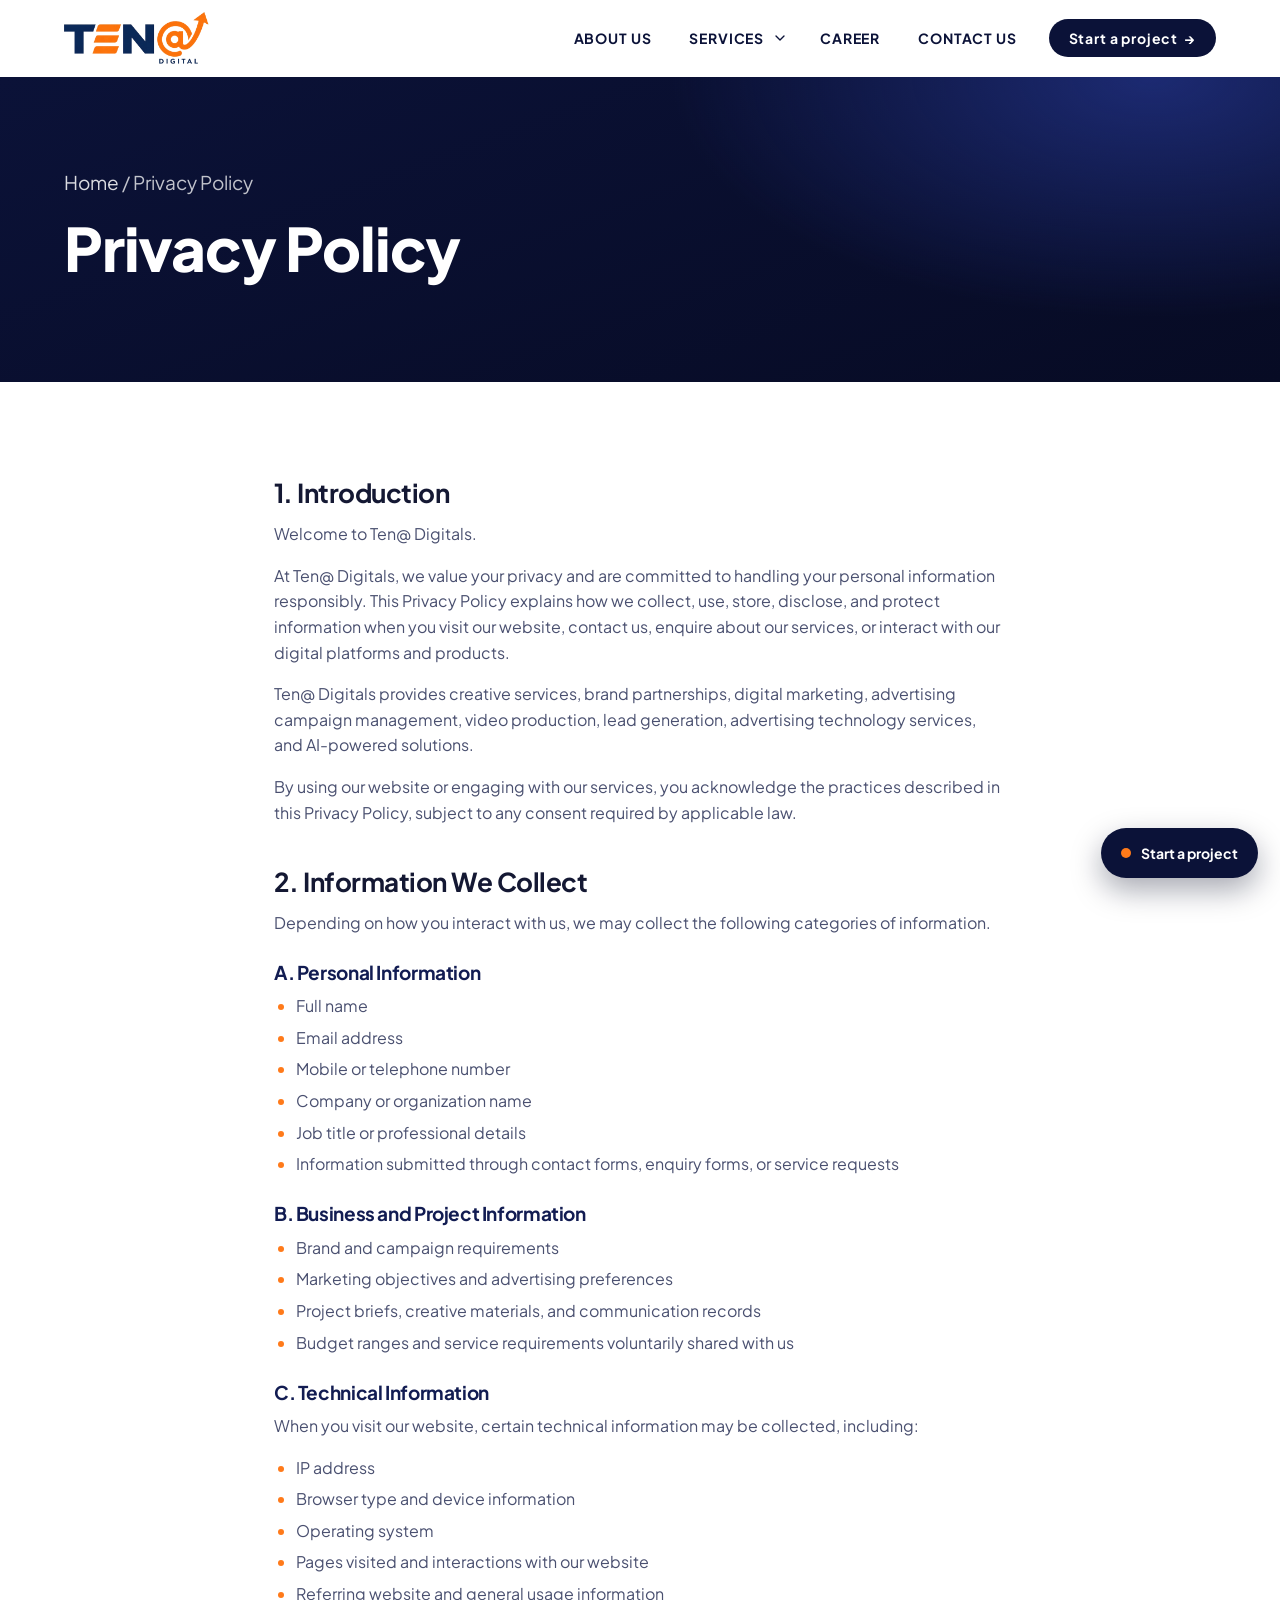
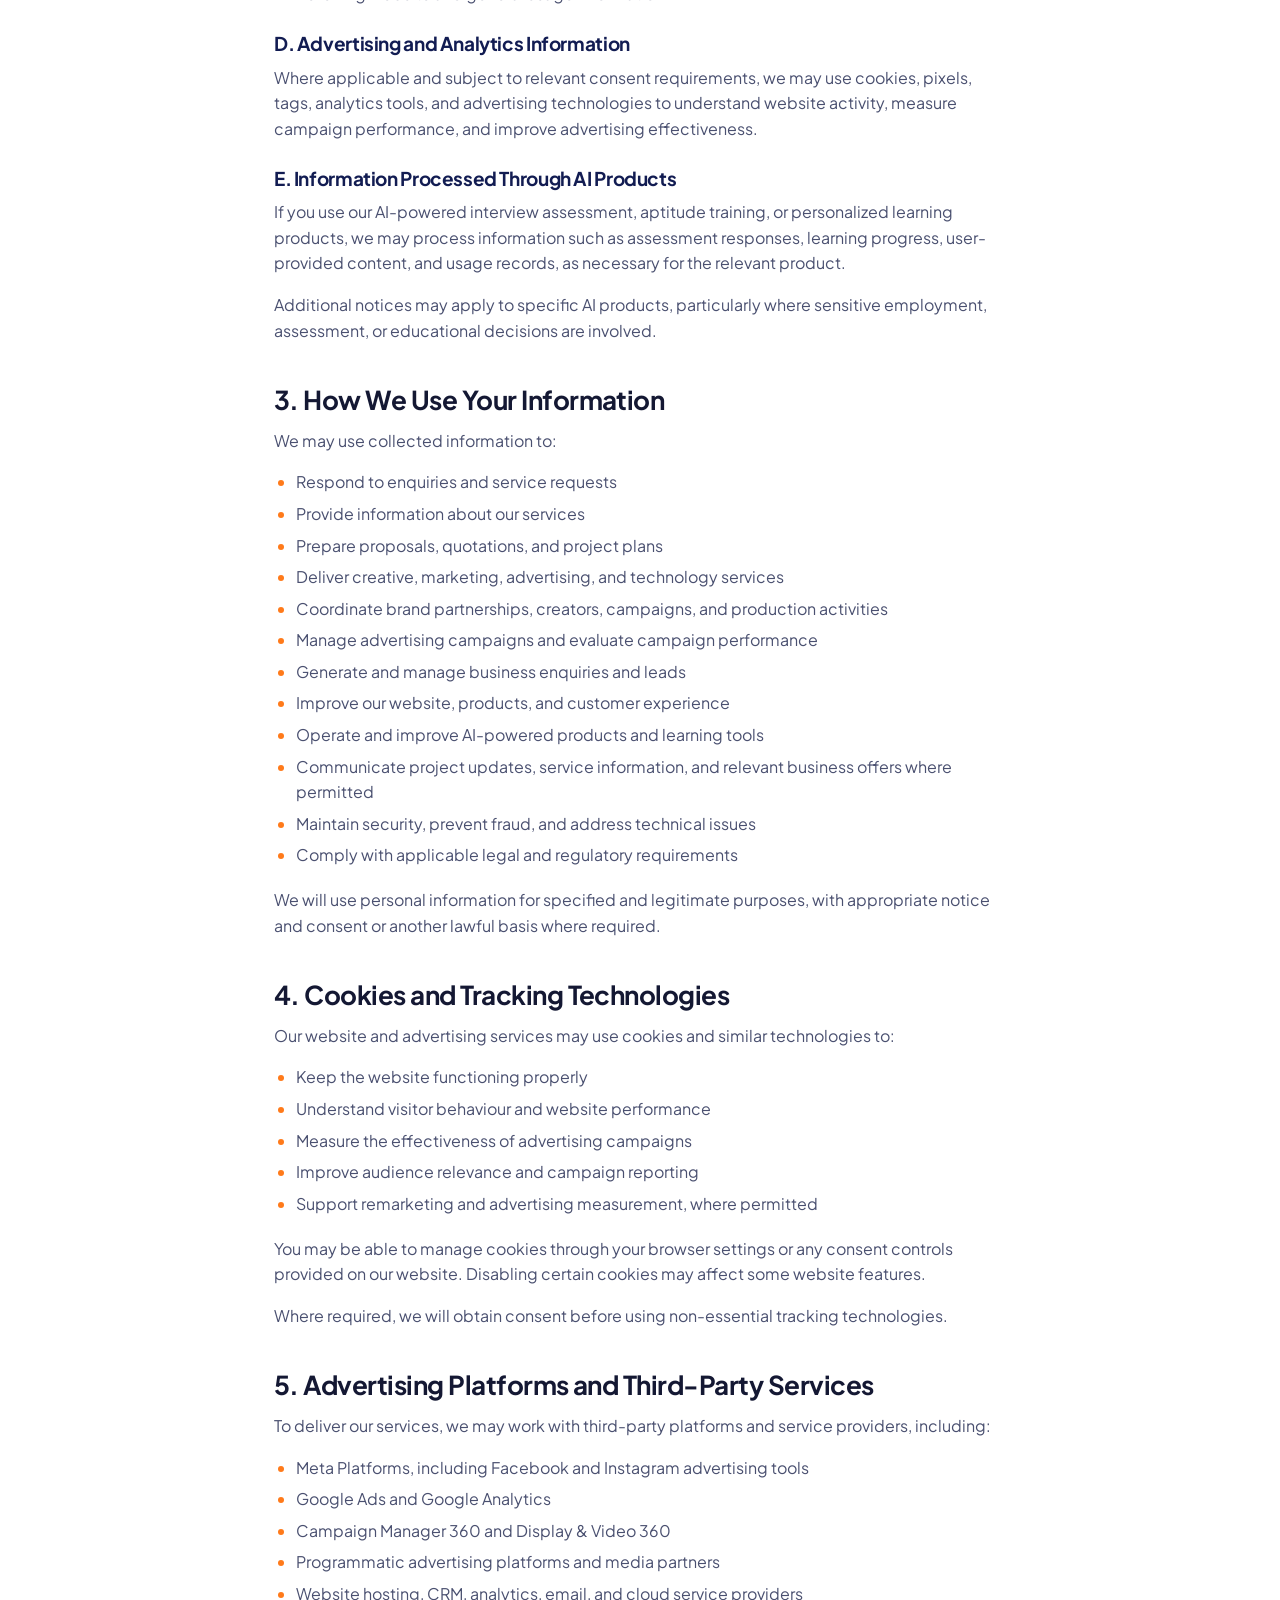
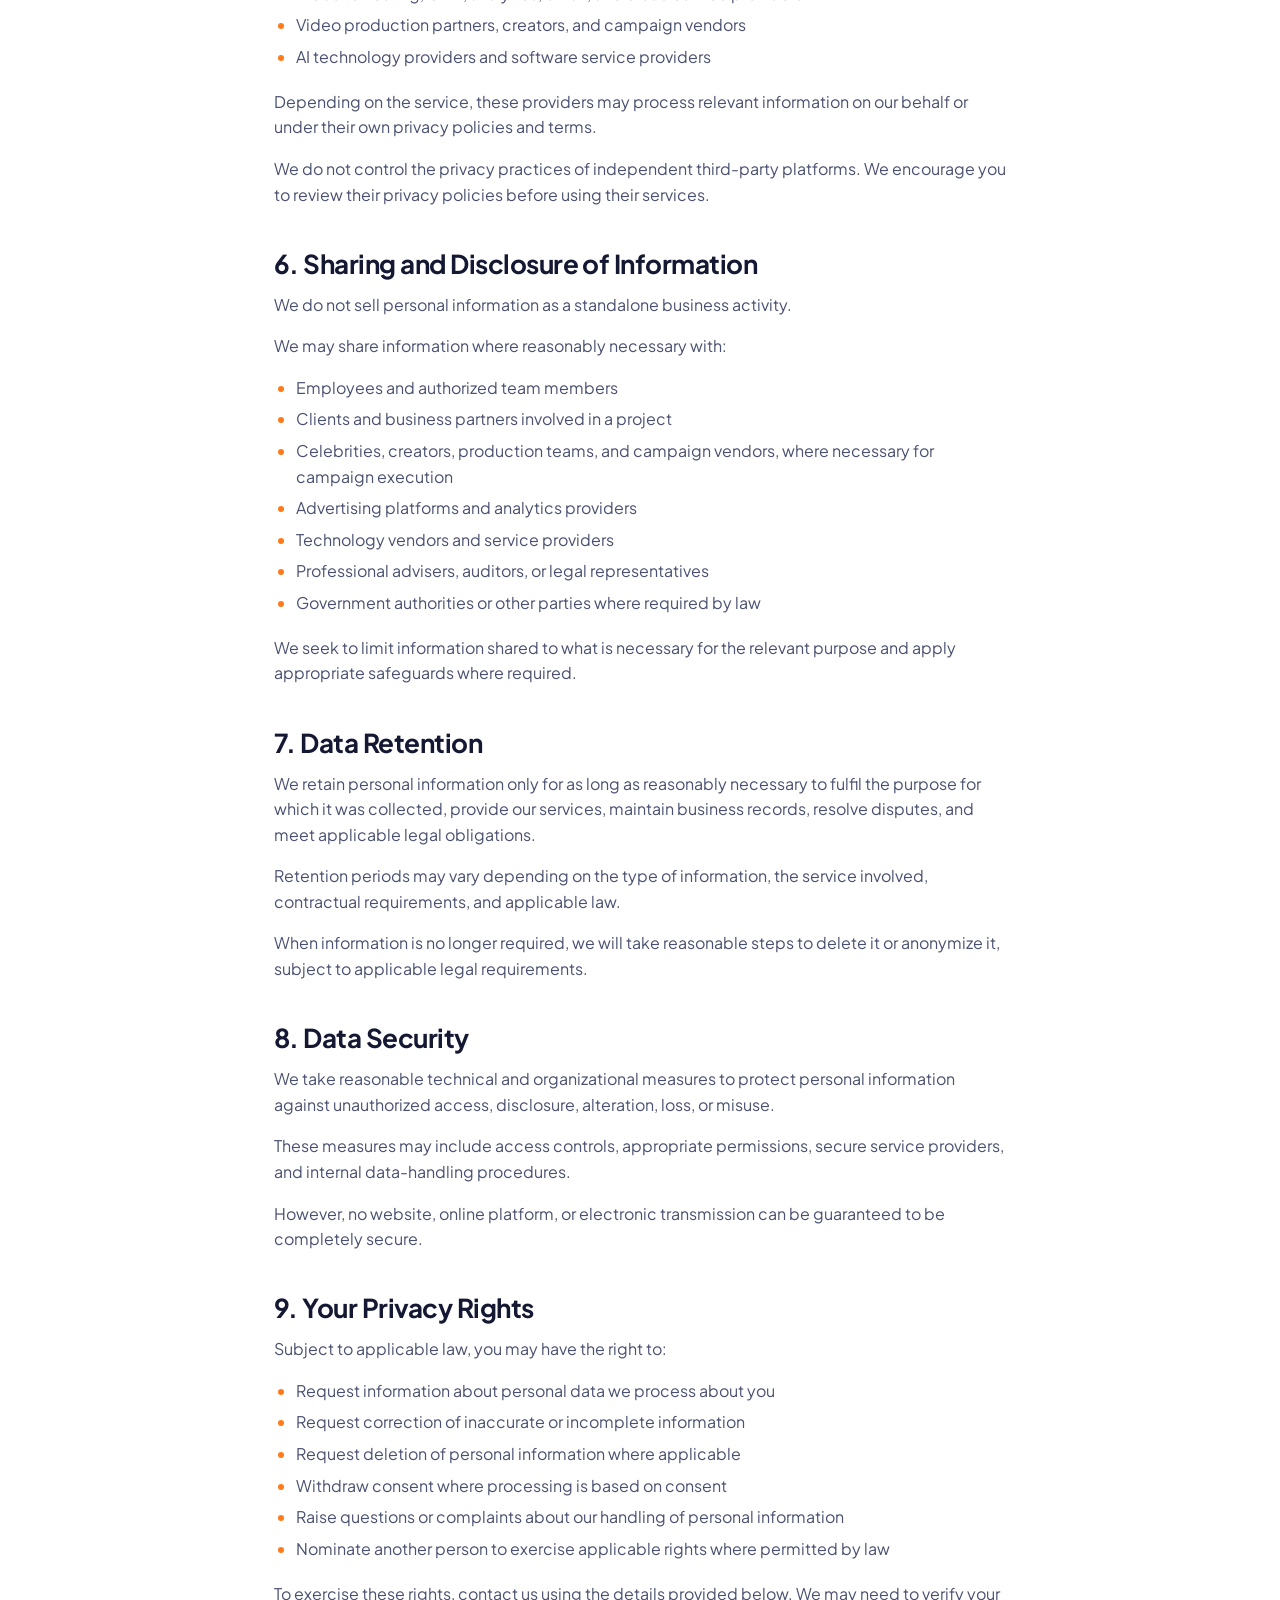
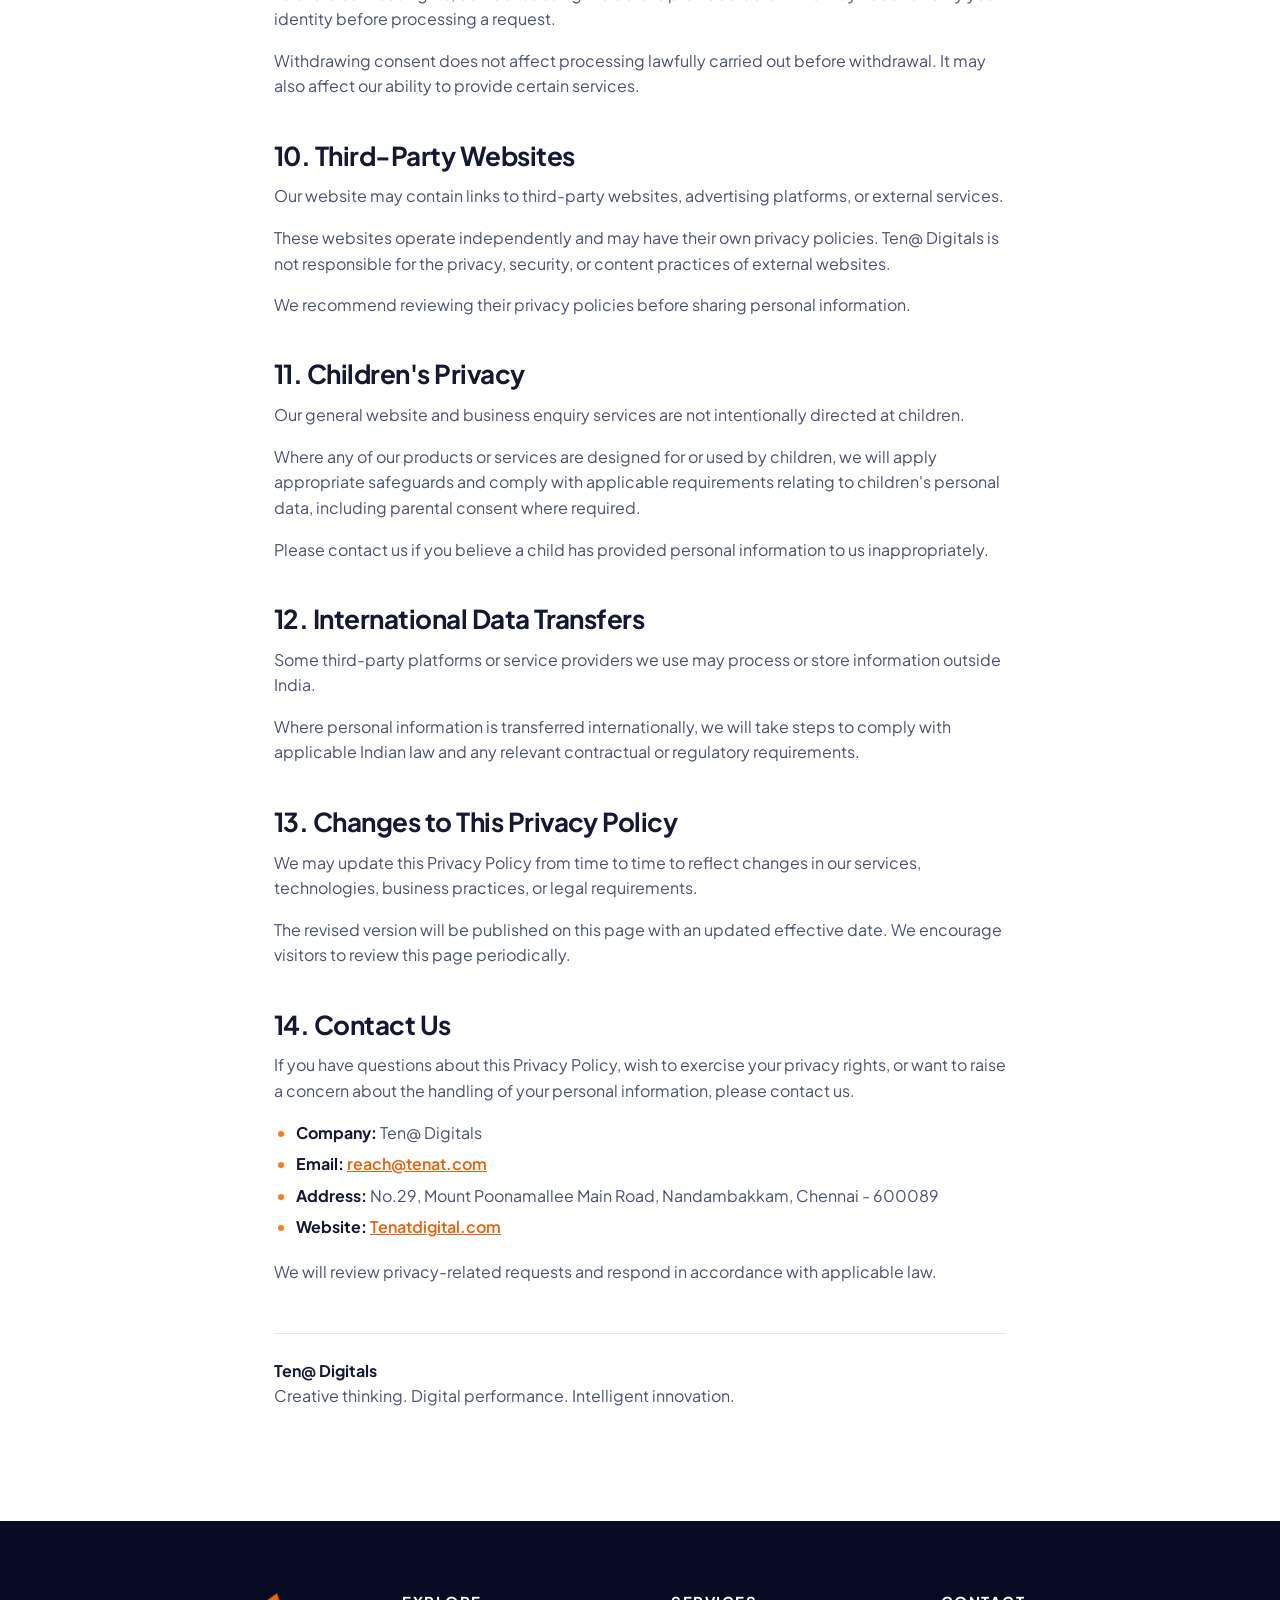
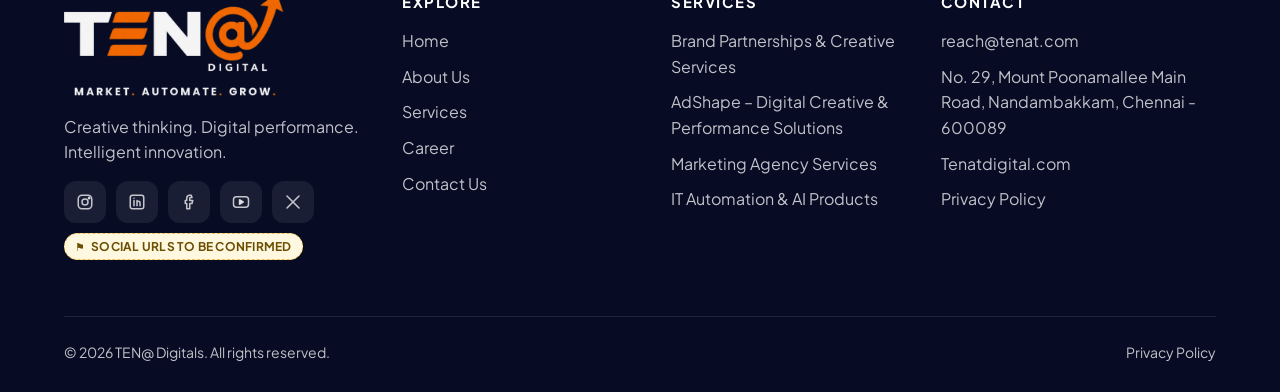
<file: privacy/index.html>
<!doctype html>
<html lang="en">
<head>
  <meta charset="utf-8">
  <meta name="viewport" content="width=device-width, initial-scale=1">
  <title>Privacy Policy — TEN@ Digitals</title>
  <meta name="robots" content="noindex">
  <link rel="preconnect" href="https://fonts.googleapis.com">
  <link rel="preconnect" href="https://fonts.gstatic.com" crossorigin>
  <link href="https://fonts.googleapis.com/css2?family=Plus+Jakarta+Sans:wght@400;500;600;700;800&display=swap" rel="stylesheet">
  <link rel="stylesheet" href="../assets/styles.css">
  <script src="../assets/site.js" defer></script>
</head>
<body data-page="privacy" data-root="../">
<main id="main">
  <section class="page-hero">
    <div class="container">
      <p class="crumbs"><a href="../index.html">Home</a> / Privacy Policy</p>
      <h1>Privacy Policy</h1>
    </div>
  </section>
  <section class="section">
    <div class="container prose">
        <h2>1. Introduction</h2>
        <p>Welcome to Ten@ Digitals.</p>
        <p>At Ten@ Digitals, we value your privacy and are committed to handling your personal information responsibly. This Privacy Policy explains how we collect, use, store, disclose, and protect information when you visit our website, contact us, enquire about our services, or interact with our digital platforms and products.</p>
        <p>Ten@ Digitals provides creative services, brand partnerships, digital marketing, advertising campaign management, video production, lead generation, advertising technology services, and AI-powered solutions.</p>
        <p>By using our website or engaging with our services, you acknowledge the practices described in this Privacy Policy, subject to any consent required by applicable law.</p>
        <h2>2. Information We Collect</h2>
        <p>Depending on how you interact with us, we may collect the following categories of information.</p>
        <h3>A. Personal Information</h3>
        <ul>
          <li>Full name</li>
          <li>Email address</li>
          <li>Mobile or telephone number</li>
          <li>Company or organization name</li>
          <li>Job title or professional details</li>
          <li>Information submitted through contact forms, enquiry forms, or service requests</li>
        </ul>
        <h3>B. Business and Project Information</h3>
        <ul>
          <li>Brand and campaign requirements</li>
          <li>Marketing objectives and advertising preferences</li>
          <li>Project briefs, creative materials, and communication records</li>
          <li>Budget ranges and service requirements voluntarily shared with us</li>
        </ul>
        <h3>C. Technical Information</h3>
        <p>When you visit our website, certain technical information may be collected, including:</p>
        <ul>
          <li>IP address</li>
          <li>Browser type and device information</li>
          <li>Operating system</li>
          <li>Pages visited and interactions with our website</li>
          <li>Referring website and general usage information</li>
        </ul>
        <h3>D. Advertising and Analytics Information</h3>
        <p>Where applicable and subject to relevant consent requirements, we may use cookies, pixels, tags, analytics tools, and advertising technologies to understand website activity, measure campaign performance, and improve advertising effectiveness.</p>
        <h3>E. Information Processed Through AI Products</h3>
        <p>If you use our AI-powered interview assessment, aptitude training, or personalized learning products, we may process information such as assessment responses, learning progress, user-provided content, and usage records, as necessary for the relevant product.</p>
        <p>Additional notices may apply to specific AI products, particularly where sensitive employment, assessment, or educational decisions are involved.</p>
        <h2>3. How We Use Your Information</h2>
        <p>We may use collected information to:</p>
        <ul>
          <li>Respond to enquiries and service requests</li>
          <li>Provide information about our services</li>
          <li>Prepare proposals, quotations, and project plans</li>
          <li>Deliver creative, marketing, advertising, and technology services</li>
          <li>Coordinate brand partnerships, creators, campaigns, and production activities</li>
          <li>Manage advertising campaigns and evaluate campaign performance</li>
          <li>Generate and manage business enquiries and leads</li>
          <li>Improve our website, products, and customer experience</li>
          <li>Operate and improve AI-powered products and learning tools</li>
          <li>Communicate project updates, service information, and relevant business offers where permitted</li>
          <li>Maintain security, prevent fraud, and address technical issues</li>
          <li>Comply with applicable legal and regulatory requirements</li>
        </ul>
        <p>We will use personal information for specified and legitimate purposes, with appropriate notice and consent or another lawful basis where required.</p>
        <h2>4. Cookies and Tracking Technologies</h2>
        <p>Our website and advertising services may use cookies and similar technologies to:</p>
        <ul>
          <li>Keep the website functioning properly</li>
          <li>Understand visitor behaviour and website performance</li>
          <li>Measure the effectiveness of advertising campaigns</li>
          <li>Improve audience relevance and campaign reporting</li>
          <li>Support remarketing and advertising measurement, where permitted</li>
        </ul>
        <p>You may be able to manage cookies through your browser settings or any consent controls provided on our website. Disabling certain cookies may affect some website features.</p>
        <p>Where required, we will obtain consent before using non-essential tracking technologies.</p>
        <h2>5. Advertising Platforms and Third-Party Services</h2>
        <p>To deliver our services, we may work with third-party platforms and service providers, including:</p>
        <ul>
          <li>Meta Platforms, including Facebook and Instagram advertising tools</li>
          <li>Google Ads and Google Analytics</li>
          <li>Campaign Manager 360 and Display &amp; Video 360</li>
          <li>Programmatic advertising platforms and media partners</li>
          <li>Website hosting, CRM, analytics, email, and cloud service providers</li>
          <li>Video production partners, creators, and campaign vendors</li>
          <li>AI technology providers and software service providers</li>
        </ul>
        <p>Depending on the service, these providers may process relevant information on our behalf or under their own privacy policies and terms.</p>
        <p>We do not control the privacy practices of independent third-party platforms. We encourage you to review their privacy policies before using their services.</p>
        <h2>6. Sharing and Disclosure of Information</h2>
        <p>We do not sell personal information as a standalone business activity.</p>
        <p>We may share information where reasonably necessary with:</p>
        <ul>
          <li>Employees and authorized team members</li>
          <li>Clients and business partners involved in a project</li>
          <li>Celebrities, creators, production teams, and campaign vendors, where necessary for campaign execution</li>
          <li>Advertising platforms and analytics providers</li>
          <li>Technology vendors and service providers</li>
          <li>Professional advisers, auditors, or legal representatives</li>
          <li>Government authorities or other parties where required by law</li>
        </ul>
        <p>We seek to limit information shared to what is necessary for the relevant purpose and apply appropriate safeguards where required.</p>
        <h2>7. Data Retention</h2>
        <p>We retain personal information only for as long as reasonably necessary to fulfil the purpose for which it was collected, provide our services, maintain business records, resolve disputes, and meet applicable legal obligations.</p>
        <p>Retention periods may vary depending on the type of information, the service involved, contractual requirements, and applicable law.</p>
        <p>When information is no longer required, we will take reasonable steps to delete it or anonymize it, subject to applicable legal requirements.</p>
        <h2>8. Data Security</h2>
        <p>We take reasonable technical and organizational measures to protect personal information against unauthorized access, disclosure, alteration, loss, or misuse.</p>
        <p>These measures may include access controls, appropriate permissions, secure service providers, and internal data-handling procedures.</p>
        <p>However, no website, online platform, or electronic transmission can be guaranteed to be completely secure.</p>
        <h2>9. Your Privacy Rights</h2>
        <p>Subject to applicable law, you may have the right to:</p>
        <ul>
          <li>Request information about personal data we process about you</li>
          <li>Request correction of inaccurate or incomplete information</li>
          <li>Request deletion of personal information where applicable</li>
          <li>Withdraw consent where processing is based on consent</li>
          <li>Raise questions or complaints about our handling of personal information</li>
          <li>Nominate another person to exercise applicable rights where permitted by law</li>
        </ul>
        <p>To exercise these rights, contact us using the details provided below. We may need to verify your identity before processing a request.</p>
        <p>Withdrawing consent does not affect processing lawfully carried out before withdrawal. It may also affect our ability to provide certain services.</p>
        <h2>10. Third-Party Websites</h2>
        <p>Our website may contain links to third-party websites, advertising platforms, or external services.</p>
        <p>These websites operate independently and may have their own privacy policies. Ten@ Digitals is not responsible for the privacy, security, or content practices of external websites.</p>
        <p>We recommend reviewing their privacy policies before sharing personal information.</p>
        <h2>11. Children's Privacy</h2>
        <p>Our general website and business enquiry services are not intentionally directed at children.</p>
        <p>Where any of our products or services are designed for or used by children, we will apply appropriate safeguards and comply with applicable requirements relating to children's personal data, including parental consent where required.</p>
        <p>Please contact us if you believe a child has provided personal information to us inappropriately.</p>
        <h2>12. International Data Transfers</h2>
        <p>Some third-party platforms or service providers we use may process or store information outside India.</p>
        <p>Where personal information is transferred internationally, we will take steps to comply with applicable Indian law and any relevant contractual or regulatory requirements.</p>
        <h2>13. Changes to This Privacy Policy</h2>
        <p>We may update this Privacy Policy from time to time to reflect changes in our services, technologies, business practices, or legal requirements.</p>
        <p>The revised version will be published on this page with an updated effective date. We encourage visitors to review this page periodically.</p>
        <h2>14. Contact Us</h2>
        <p>If you have questions about this Privacy Policy, wish to exercise your privacy rights, or want to raise a concern about the handling of your personal information, please contact us.</p>
        <ul>
          <li><strong>Company:</strong> Ten@ Digitals</li>
          <li><strong>Email:</strong> <a href="mailto:reach@tenat.com">reach@tenat.com</a></li>
          <li><strong>Address:</strong> No.29, Mount Poonamallee Main Road, Nandambakkam, Chennai - 600089</li>
          <li><strong>Website:</strong> <a href="https://tenatdigital.com" rel="noopener">Tenatdigital.com</a></li>
        </ul>
        <p>We will review privacy-related requests and respond in accordance with applicable law.</p>
        <p class="prose-sign"><strong>Ten@ Digitals</strong><br>Creative thinking. Digital performance. Intelligent innovation.</p>
    </div>
  </section>
</main>
</body>
</html>
</file>
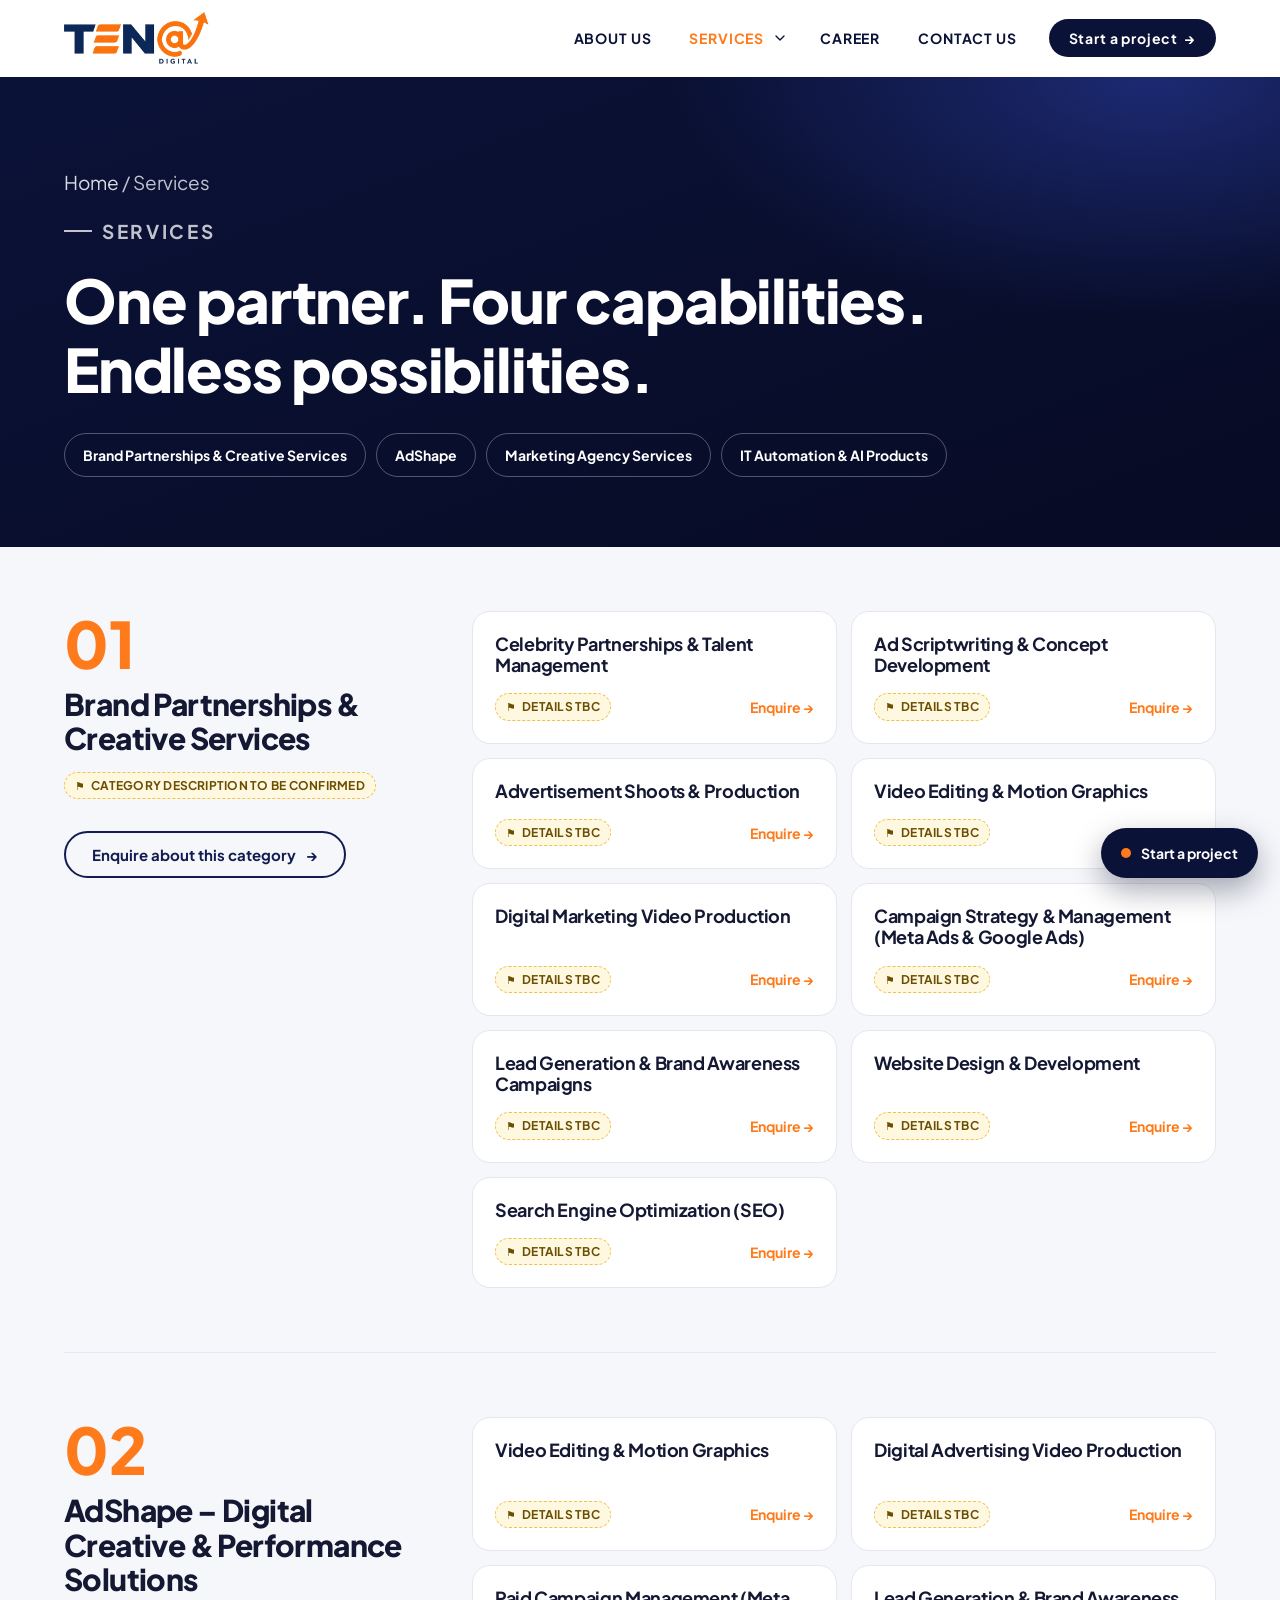
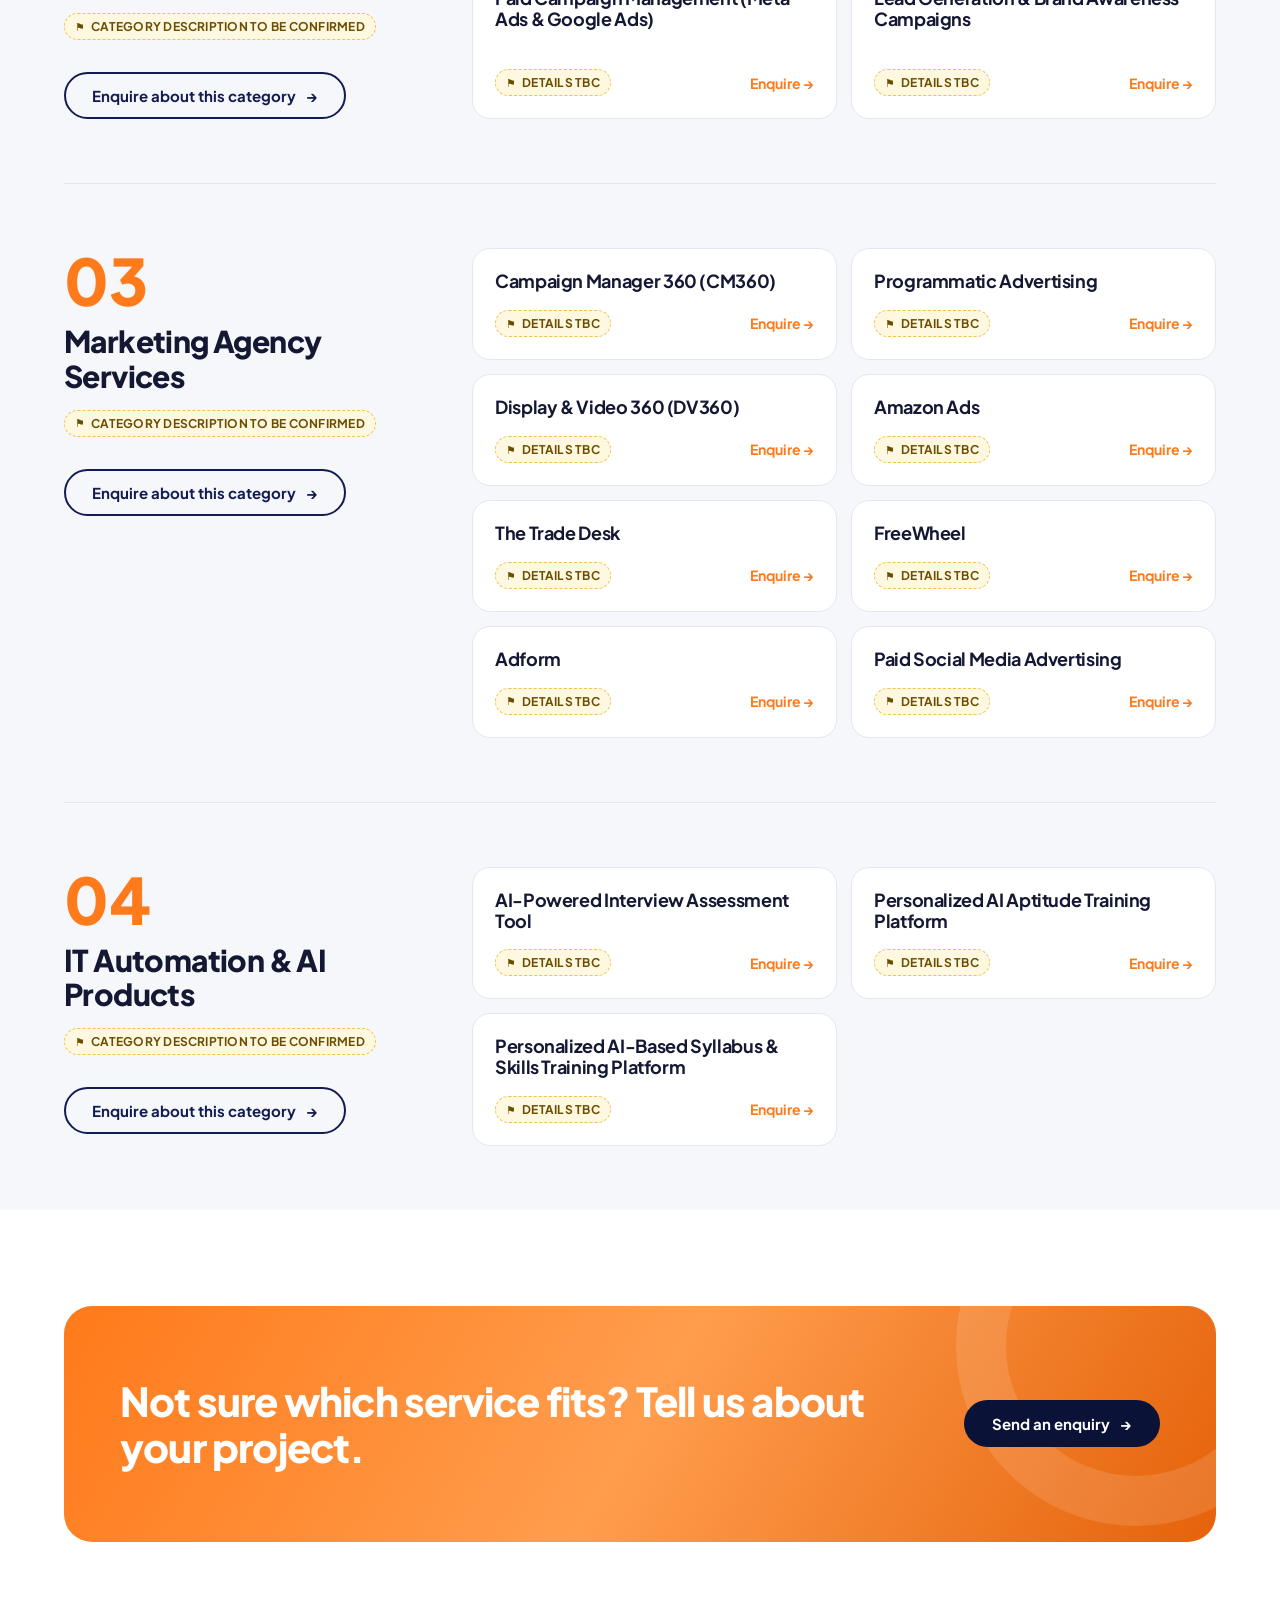
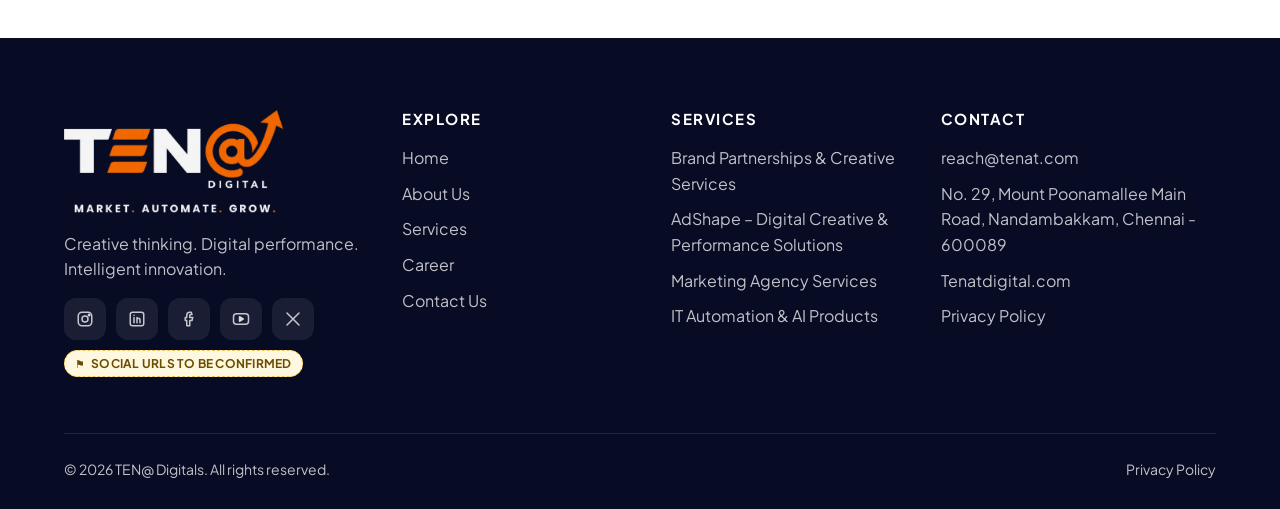
<file: work/index.html>
<!doctype html>
<html lang="en">
<head>
  <meta charset="utf-8">
  <meta name="viewport" content="width=device-width, initial-scale=1">
  <title>Services — TEN@ Digitals</title>
  <meta name="description" content="Brand partnerships, creative production, performance marketing, programmatic media and AI products from TEN@ Digitals.">
  <link rel="preconnect" href="https://fonts.googleapis.com">
  <link rel="preconnect" href="https://fonts.gstatic.com" crossorigin>
  <link href="https://fonts.googleapis.com/css2?family=Plus+Jakarta+Sans:wght@400;500;600;700;800&display=swap" rel="stylesheet">
  <link rel="stylesheet" href="../assets/styles.css">
  <script src="../assets/site.js" defer></script>
</head>
<body data-page="work" data-root="../">
<main id="main">

  <section class="page-hero">
    <div class="container">
      <p class="crumbs"><a href="../index.html">Home</a> / Services</p>
      <p class="eyebrow">Services</p>
      <h1>One partner. Four capabilities. Endless possibilities.</h1>
      <nav class="cat-nav" aria-label="Service categories">
        <a href="#brand-partnerships">Brand Partnerships &amp; Creative Services</a>
        <a href="#adshape">AdShape</a>
        <a href="#marketing-agency">Marketing Agency Services</a>
        <a href="#it-automation-ai">IT Automation &amp; AI Products</a>
      </nav>
    </div>
  </section>

  <div class="section-alt">
    <div class="container" id="categories">
      <!-- Categories and services are rendered from the shared taxonomy in site.js -->
    </div>
  </div>

  <section class="section">
    <div class="container">
      <div class="cta-band reveal">
        <h2>Not sure which service fits? Tell us about your project.</h2>
        <a class="btn" href="../contact/index.html">Send an enquiry <span class="arrow" aria-hidden="true">→</span></a>
      </div>
    </div>
  </section>

</main>
</body>
</html>
</file>
<file: assets/styles.css>
/* TEN@ Digitals — shared styles */
:root {
  --navy-900: #070b24;
  --navy-800: #0b1238;
  --navy-700: #121c52;
  --navy-600: #1c2a72;
  --accent: #ff7a1a;
  --accent-600: #e5620a;
  --accent-soft: #fff1e6;
  --ink: #141833;
  --ink-soft: #4a5070;
  --line: #e4e6f0;
  --bg: #ffffff;
  --bg-alt: #f6f7fb;
  --tbc-bg: #fff8e1;
  --tbc-line: #f0c24b;
  --tbc-ink: #6b4e00;
  --radius: 18px;
  --shadow: 0 10px 30px rgba(11, 18, 56, 0.08);
  --container: 1200px;
  --font: "Plus Jakarta Sans", system-ui, -apple-system, "Segoe UI", Roboto, sans-serif;
}

*, *::before, *::after { box-sizing: border-box; }
html { scroll-behavior: smooth; }
body {
  margin: 0;
  font-family: var(--font);
  color: var(--ink);
  background: var(--bg);
  line-height: 1.6;
  -webkit-font-smoothing: antialiased;
}
img { max-width: 100%; display: block; }
a { color: inherit; }
h1, h2, h3, h4 { line-height: 1.15; margin: 0 0 .5em; letter-spacing: -0.02em; }
p { margin: 0 0 1em; }

.container { width: 100%; max-width: var(--container); margin: 0 auto; padding: 0 24px; }
.skip-link {
  position: absolute; left: 16px; top: -60px; z-index: 1000;
  background: var(--accent); color: #fff; padding: 10px 16px; border-radius: 8px;
  font-weight: 700; text-decoration: none;
}
.skip-link:focus { top: 16px; }

:focus-visible { outline: 3px solid var(--accent); outline-offset: 3px; border-radius: 6px; }

/* ---------- Buttons ---------- */
.btn {
  display: inline-flex; align-items: center; gap: 10px;
  padding: 14px 26px; border-radius: 999px; border: 2px solid transparent;
  font: 700 15px/1 var(--font); text-decoration: none; cursor: pointer;
  transition: transform .2s ease, background .2s ease, color .2s ease, box-shadow .2s ease;
}
.btn:hover { transform: translateY(-2px); }
.btn-primary { background: var(--accent); color: #fff; box-shadow: 0 8px 24px rgba(255, 122, 26, .35); }
.btn-primary:hover { background: var(--accent-600); }
.btn-ghost { border-color: rgba(255,255,255,.35); color: #fff; }
.btn-ghost:hover { background: rgba(255,255,255,.1); }
.btn-outline { border-color: var(--navy-700); color: var(--navy-700); }
.btn-outline:hover { background: var(--navy-700); color: #fff; }
.btn .arrow { transition: transform .2s ease; }
.btn:hover .arrow { transform: translateX(4px); }

/* ---------- To be confirmed marker ---------- */
.tbc {
  display: inline-flex; align-items: center; gap: 6px;
  background: var(--tbc-bg); color: var(--tbc-ink);
  border: 1px dashed var(--tbc-line); border-radius: 999px;
  padding: 3px 10px; font-size: 12px; font-weight: 700; letter-spacing: .02em;
  text-transform: uppercase;
}
.tbc::before { content: "⚑"; font-size: 11px; }
.tbc-block {
  border: 2px dashed var(--tbc-line); background: var(--tbc-bg); color: var(--tbc-ink);
  border-radius: var(--radius); padding: 22px; font-size: 15px;
}
.tbc-block strong { display: block; margin-bottom: 4px; }

/* ---------- Header ---------- */
.site-header {
  position: sticky; top: 0; z-index: 100;
  border-bottom: 1px solid transparent; transition: border-color .2s, box-shadow .2s;
}
/* Blur lives on a pseudo-element so the header doesn't become the containing block for the fixed mobile menu */
.site-header::before {
  content: ""; position: absolute; inset: 0; z-index: -1;
  background: rgba(255,255,255,.92); backdrop-filter: saturate(180%) blur(12px);
}
.site-header.scrolled { border-color: var(--line); box-shadow: 0 4px 20px rgba(11,18,56,.06); }
.nav-wrap { display: flex; align-items: center; justify-content: space-between; height: 76px; }
.logo { display: inline-flex; align-items: center; text-decoration: none; }
.logo img { height: 52px; width: auto; }

.main-nav ul { list-style: none; margin: 0; padding: 0; display: flex; align-items: center; gap: 6px; }
.main-nav a, .dropdown-toggle {
  display: inline-flex; align-items: center; gap: 6px;
  padding: 10px 16px; border-radius: 999px; background: none; border: 0; cursor: pointer;
  font: 700 14px/1 var(--font); letter-spacing: .06em; color: var(--navy-800); text-decoration: none;
}
.main-nav a:hover, .dropdown-toggle:hover { background: var(--bg-alt); }
.main-nav a[aria-current="page"], .has-dropdown.current > .nav-row > a { color: var(--accent); }
.nav-cta { margin-left: 10px; }
.main-nav .nav-cta a { background: var(--navy-800); color: #fff; padding: 12px 20px; }
.main-nav .nav-cta a:hover { background: var(--accent); }

.has-dropdown { position: relative; }
.nav-row { display: flex; align-items: center; }
.nav-row > a { padding-right: 4px; }
.dropdown-toggle { padding: 10px 10px 10px 4px; }
.dropdown-toggle svg { transition: transform .2s; }
.has-dropdown.open .dropdown-toggle svg { transform: rotate(180deg); }
.dropdown {
  position: absolute; top: calc(100% + 10px); left: 50%; transform: translate(-50%, 8px);
  width: 360px; background: #fff; border-radius: var(--radius); box-shadow: 0 20px 50px rgba(11,18,56,.18);
  padding: 10px; opacity: 0; visibility: hidden; transition: opacity .2s, transform .2s, visibility .2s;
  border: 1px solid var(--line);
}
.has-dropdown.open .dropdown,
.has-dropdown:hover .dropdown { opacity: 1; visibility: visible; transform: translate(-50%, 0); }
.main-nav .dropdown ul { display: block; }
.main-nav .dropdown a {
  display: flex; gap: 14px; align-items: center; padding: 12px 14px; border-radius: 12px;
  letter-spacing: 0; font-size: 14.5px; line-height: 1.35; text-transform: none;
}
.main-nav .dropdown a:hover { background: var(--accent-soft); }
.dd-num {
  flex: 0 0 34px; height: 34px; border-radius: 10px; display: grid; place-items: center;
  background: var(--navy-800); color: #fff; font-size: 13px; font-weight: 800;
}

.menu-toggle {
  display: none; width: 46px; height: 46px; border-radius: 12px; border: 1px solid var(--line);
  background: #fff; cursor: pointer; align-items: center; justify-content: center;
}
.menu-toggle span, .menu-toggle span::before, .menu-toggle span::after {
  display: block; width: 20px; height: 2px; background: var(--navy-800); border-radius: 2px;
  position: relative; transition: transform .25s, background .25s;
}
.menu-toggle span::before, .menu-toggle span::after { content: ""; position: absolute; left: 0; }
.menu-toggle span::before { top: -6px; }
.menu-toggle span::after { top: 6px; }
.menu-toggle[aria-expanded="true"] span { background: transparent; }
.menu-toggle[aria-expanded="true"] span::before { transform: translateY(6px) rotate(45deg); }
.menu-toggle[aria-expanded="true"] span::after { transform: translateY(-6px) rotate(-45deg); }

@media (max-width: 900px) {
  .menu-toggle { display: inline-flex; }
  .main-nav {
    position: fixed; inset: 76px 0 auto 0; background: #fff; border-bottom: 1px solid var(--line);
    max-height: calc(100vh - 76px); overflow-y: auto; padding: 12px 16px 24px;
    transform: translateY(-12px); opacity: 0; visibility: hidden; transition: all .25s;
  }
  .main-nav.open { transform: none; opacity: 1; visibility: visible; }
  .main-nav > ul { flex-direction: column; align-items: stretch; gap: 2px; }
  .main-nav a, .dropdown-toggle { padding: 14px; font-size: 15px; }
  .nav-row { justify-content: space-between; }
  .nav-row > a { flex: 1; }
  .dropdown-toggle { padding: 14px; }
  .dropdown {
    position: static; transform: none; width: auto; box-shadow: none; border: 0;
    padding: 0 0 0 8px; display: none; opacity: 1; visibility: visible;
  }
  .has-dropdown:hover .dropdown { transform: none; }
  .has-dropdown.open .dropdown { display: block; transform: none; }
  .nav-cta { margin: 10px 0 0; }
  .main-nav .nav-cta a { justify-content: center; }
}

/* ---------- Hero ---------- */
.hero {
  position: relative; overflow: hidden; color: #fff;
  background: radial-gradient(1200px 600px at 85% -10%, var(--navy-600), transparent 60%),
              linear-gradient(160deg, var(--navy-800), var(--navy-900));
  padding: 110px 0 90px;
}
.hero .blob {
  position: absolute; border-radius: 50%; filter: blur(70px); opacity: .55; pointer-events: none;
  animation: float 14s ease-in-out infinite;
}
.hero .blob.b1 { width: 420px; height: 420px; background: var(--accent); right: -120px; top: 40px; opacity: .35; }
.hero .blob.b2 { width: 360px; height: 360px; background: #4a5cff; left: -140px; bottom: -120px; animation-delay: -6s; }
@keyframes float {
  0%, 100% { transform: translate(0, 0) scale(1); }
  50% { transform: translate(-30px, 30px) scale(1.08); }
}
.hero-grid { position: relative; display: grid; grid-template-columns: 1.25fr .75fr; gap: 48px; align-items: center; }
.eyebrow {
  display: inline-flex; align-items: center; gap: 10px;
  font-size: 14px; font-weight: 700; letter-spacing: .14em; text-transform: uppercase; color: var(--accent);
  margin-bottom: 18px;
}
.eyebrow::before { content: ""; width: 28px; height: 2px; background: currentColor; }
.hero h1 { font-size: clamp(38px, 6vw, 72px); font-weight: 800; margin-bottom: 22px; }
.hero h1 em { font-style: normal; color: var(--accent); }
.hero .lead { font-size: clamp(17px, 1.6vw, 20px); color: rgba(255,255,255,.78); max-width: 620px; margin-bottom: 34px; }
.hero-actions { display: flex; gap: 14px; flex-wrap: wrap; }

.hero-orb {
  position: relative; aspect-ratio: 1; max-width: 420px; width: 100%; justify-self: center;
}
.orb-ring {
  position: absolute; inset: 0; border-radius: 50%; border: 1px dashed rgba(255,255,255,.25);
  animation: spin 40s linear infinite;
}
.orb-ring.r2 { inset: 14%; border-style: solid; border-color: rgba(255,122,26,.4); animation-duration: 28s; animation-direction: reverse; }
.orb-core {
  position: absolute; inset: 30%; border-radius: 50%;
  background: radial-gradient(circle at 35% 30%, #fff, #f1f3fa 70%, #dfe3f2);
  box-shadow: 0 0 0 6px rgba(255,122,26,.35), 0 0 80px rgba(255,122,26,.55);
  display: grid; place-items: center;
}
.orb-core img { width: 68%; height: auto; }
/* Three balls ride the outer ring; .orb-upright counter-spins so the labels stay level */
.orb-ball { position: absolute; width: 0; height: 0; }
.orb-upright { position: absolute; left: 0; top: 0; width: 0; height: 0; animation: spin 40s linear infinite reverse; }
.orb-chip {
  position: absolute; left: 0; top: 0; transform: translate(-50%, -50%);
  display: inline-flex; align-items: center; gap: 10px; white-space: nowrap;
  padding: 8px 16px 8px 8px; border-radius: 999px;
  background: rgba(11, 18, 56, .85); border: 1px solid rgba(255,255,255,.22);
  backdrop-filter: blur(6px); box-shadow: 0 8px 24px rgba(0,0,0,.3);
  font-size: 14px; font-weight: 800; letter-spacing: .08em; text-transform: uppercase; color: #fff;
}
.orb-chip .ball {
  width: 22px; height: 22px; border-radius: 50%; flex: none;
  background: radial-gradient(circle at 35% 30%, #ffd2ad, var(--accent) 55%, var(--accent-600));
  box-shadow: 0 0 14px rgba(255,122,26,.8);
}
@keyframes spin { to { transform: rotate(360deg); } }

/* ---------- Marquee (highlights) ---------- */
.marquee { background: var(--accent); color: #fff; overflow: hidden; padding: 18px 0; }
.marquee-track { display: flex; gap: 48px; width: max-content; animation: marquee 30s linear infinite; }
.marquee-track span { display: inline-flex; align-items: center; gap: 48px; font-weight: 800; font-size: 20px; white-space: nowrap; }
.marquee-track span::after { content: "✦"; opacity: .7; }
@keyframes marquee { to { transform: translateX(-50%); } }

/* ---------- Sections ---------- */
.section { padding: 96px 0; }
.section-alt { background: var(--bg-alt); }
.section-dark { background: var(--navy-800); color: #fff; }
.section-head { max-width: 760px; margin: 0 auto 56px; text-align: center; }
.section-head h2 { font-size: clamp(30px, 4vw, 46px); font-weight: 800; }
.section-head h2 .hl { color: var(--accent); }
.section-head p { color: var(--ink-soft); font-size: 18px; }
.section-dark .section-head p { color: rgba(255,255,255,.7); }

/* Highlights cards */
.highlight-grid { display: grid; grid-template-columns: repeat(5, 1fr); gap: 18px; }
.highlight {
  background: #fff; border: 1px solid var(--line); border-radius: var(--radius); padding: 28px 22px;
  transition: transform .25s, box-shadow .25s, border-color .25s;
}
.highlight:hover { transform: translateY(-6px); box-shadow: var(--shadow); border-color: transparent; }
.icon-badge {
  width: 54px; height: 54px; border-radius: 16px; display: grid; place-items: center;
  background: var(--accent-soft); color: var(--accent); margin-bottom: 18px;
}
.highlight h3 { font-size: 18px; margin: 0; }

.section-head .sub { font-size: 21px; font-weight: 700; color: var(--navy-700); }
.section-dark .section-head .sub { color: #fff; }
.section-head .tagline { font-weight: 800; color: var(--accent); }
.section-dark .section-head .tagline { color: var(--accent); }

/* Four capabilities */
.cap-grid { display: grid; grid-template-columns: repeat(4, 1fr); gap: 18px; }
.cap-card {
  display: flex; flex-direction: column; gap: 14px; text-decoration: none;
  background: #fff; border: 1px solid var(--line); border-radius: var(--radius); padding: 28px 24px;
  transition: transform .25s, box-shadow .25s, border-color .25s;
}
.cap-card:hover { transform: translateY(-6px); box-shadow: var(--shadow); border-color: var(--accent); }
.cap-card .num { font-size: 34px; font-weight: 800; color: var(--accent); line-height: 1; }
.cap-card h3 { font-size: 19px; margin: 0; flex: 1; }
.cap-card .more { color: var(--accent); font-weight: 700; font-size: 14px; }

/* Why grid */
.why-grid { display: grid; grid-template-columns: repeat(4, 1fr); gap: 18px; }
.why-card {
  border-radius: var(--radius); padding: 26px; min-height: 150px;
  background: rgba(255,255,255,.05); border: 1px solid rgba(255,255,255,.12);
  display: flex; flex-direction: column; gap: 12px; transition: border-color .25s, background .25s;
}
.why-card:hover { border-color: var(--accent); background: rgba(255,255,255,.08); }
.why-card .num { font-size: 34px; font-weight: 800; color: var(--accent); line-height: 1; }
.why-card h3 { font-size: 18px; margin: 0; }
.why-card p { margin: 0; color: rgba(255,255,255,.7); font-size: 15px; }
.why-close { text-align: center; margin-top: 48px; }
.why-close .big { font-size: clamp(24px, 3vw, 34px); font-weight: 800; color: #fff; margin-bottom: 6px; }
.why-close p { color: rgba(255,255,255,.75); font-size: 18px; margin: 0; }

/* Approach / process */
.approach { display: grid; grid-template-columns: .9fr 1.1fr; gap: 60px; align-items: start; }
.approach-intro { position: sticky; top: 110px; }
.approach h2 { font-size: clamp(30px, 4vw, 46px); font-weight: 800; }
.approach h2 .hl { color: var(--accent); }
.approach .sub { font-size: 21px; font-weight: 700; color: var(--navy-700); }
.approach-intro p { color: var(--ink-soft); }
.approach-intro .btn { margin-top: 10px; }
.process { list-style: none; margin: 0; padding: 0; counter-reset: step; display: grid; gap: 14px; }
.process li {
  counter-increment: step; position: relative; display: flex; align-items: flex-start; gap: 20px;
  padding: 22px 26px; background: #fff; border-radius: var(--radius); border: 1px solid var(--line);
  transition: transform .25s, background .25s, color .25s;
}
.process li::before {
  content: "0" counter(step); font-size: 14px; font-weight: 800; color: var(--accent);
  background: var(--accent-soft); border-radius: 10px; padding: 8px 10px;
}
.process h3 { font-size: 20px; font-weight: 800; margin: 4px 0 6px; }
.process p { margin: 0; color: var(--ink-soft); font-size: 15px; transition: color .25s; }
.process li:hover { transform: translateX(8px); background: var(--navy-800); color: #fff; }
.process li:hover p { color: rgba(255,255,255,.75); }

/* CTA band */
.cta-band {
  position: relative; overflow: hidden; border-radius: 28px; padding: 72px 56px; color: #fff;
  background: linear-gradient(120deg, var(--accent), #ff9d4d 50%, var(--accent-600));
  display: grid; grid-template-columns: 1fr auto; gap: 32px; align-items: center;
}
.cta-band::after {
  content: ""; position: absolute; width: 360px; height: 360px; border-radius: 50%;
  border: 50px solid rgba(255,255,255,.12); right: -100px; top: -140px;
}
.cta-band h2 { font-size: clamp(26px, 3.4vw, 40px); font-weight: 800; margin: 0; position: relative; z-index: 1; }
.cta-text { position: relative; z-index: 1; }
.cta-text p { margin: 16px 0 0; font-size: 18px; color: rgba(255,255,255,.92); max-width: 720px; }
.cta-band .btn { position: relative; z-index: 1; background: var(--navy-800); color: #fff; }
.cta-band .btn:hover { background: var(--navy-900); }

/* Page hero (inner pages) */
.page-hero {
  color: #fff; padding: 90px 0 70px; position: relative; overflow: hidden;
  background: radial-gradient(800px 400px at 90% 0%, var(--navy-600), transparent 60%),
              linear-gradient(160deg, var(--navy-800), var(--navy-900));
}
.page-hero h1 { font-size: clamp(34px, 5vw, 60px); font-weight: 800; max-width: 900px; }
.page-hero p { color: rgba(255,255,255,.75); font-size: 19px; max-width: 700px; }
.crumbs { font-size: 14px; color: rgba(255,255,255,.6); margin-bottom: 16px; }
.crumbs a { color: rgba(255,255,255,.85); text-decoration: none; }
.crumbs a:hover { color: var(--accent); }

/* About */
.about-grid { display: grid; grid-template-columns: 1fr 1fr; gap: 56px; align-items: start; }
.about-grid h2 { font-size: clamp(30px, 4vw, 46px); font-weight: 800; }
.about-grid .opening { font-size: 21px; font-weight: 600; color: var(--navy-700); }
.label-grid { display: grid; grid-template-columns: 1fr 1fr; gap: 14px; }
.label-card {
  background: #fff; border: 1px solid var(--line); border-radius: var(--radius); padding: 22px;
  display: flex; flex-direction: column; gap: 10px;
}
.label-card:first-child { grid-column: 1 / -1; }
.label-card h3 { font-size: 19px; margin: 0; }
.philosophy {
  text-align: center; padding: 110px 0;
  background: radial-gradient(600px 300px at 50% 100%, rgba(255,122,26,.25), transparent 70%), var(--navy-800);
  color: #fff;
}
.philosophy blockquote { margin: 0 auto; max-width: 980px; font-size: clamp(30px, 4.6vw, 58px); font-weight: 800; line-height: 1.15; }
.philosophy blockquote span { display: block; }
.philosophy blockquote span:nth-child(2) { color: var(--accent); }
.philosophy-text { max-width: 720px; margin: 36px auto 12px; font-size: 19px; color: rgba(255,255,255,.78); }
.philosophy-line { font-size: 18px; font-weight: 700; color: #fff; margin: 0; }
.about-grid p { color: var(--ink-soft); font-size: 17px; }
.about-grid p.opening { color: var(--navy-700); }

/* Work */
.cat-nav { display: flex; flex-wrap: wrap; gap: 10px; margin-top: 30px; }
.cat-nav a {
  text-decoration: none; padding: 10px 18px; border-radius: 999px; font-weight: 700; font-size: 14px;
  border: 1px solid rgba(255,255,255,.3); color: #fff; transition: background .2s, border-color .2s;
}
.cat-nav a:hover { background: var(--accent); border-color: var(--accent); }
.category { scroll-margin-top: 100px; display: grid; grid-template-columns: 360px 1fr; gap: 48px; padding: 64px 0; border-bottom: 1px solid var(--line); }
.category:last-child { border-bottom: 0; }
.cat-head { position: sticky; top: 110px; align-self: start; }
.cat-index { font-size: 64px; font-weight: 800; color: var(--accent); line-height: 1; margin-bottom: 12px; }
.cat-head h2 { font-size: 30px; font-weight: 800; }
.cat-head .tbc { margin-bottom: 16px; }
.service-grid { display: grid; grid-template-columns: repeat(2, 1fr); gap: 14px; }
.service {
  display: flex; flex-direction: column; justify-content: space-between; gap: 18px;
  background: #fff; border: 1px solid var(--line); border-radius: var(--radius); padding: 22px;
  transition: transform .25s, box-shadow .25s, border-color .25s;
}
.service:hover { transform: translateY(-4px); box-shadow: var(--shadow); border-color: var(--accent); }
.service h3 { font-size: 18px; margin: 0; }
.service-foot { display: flex; justify-content: space-between; align-items: center; gap: 10px; flex-wrap: wrap; }
.service a.enquire { color: var(--accent); font-weight: 700; text-decoration: none; font-size: 14px; }
.service a.enquire:hover { text-decoration: underline; }

/* Contact */
.contact-grid { display: grid; grid-template-columns: 1.3fr .7fr; gap: 40px; align-items: start; }
.form-card { background: #fff; border: 1px solid var(--line); border-radius: 24px; padding: 40px; box-shadow: var(--shadow); }
.form-card h2 { font-size: 30px; font-weight: 800; }
.form-grid { display: grid; grid-template-columns: 1fr 1fr; gap: 18px; }
.field { display: flex; flex-direction: column; gap: 8px; }
.field.full { grid-column: 1 / -1; }
.field label { font-weight: 700; font-size: 14px; }
.field label .req { color: var(--accent-600); }
.field input, .field select, .field textarea {
  font: 500 15px/1.4 var(--font); color: var(--ink);
  border: 1.5px solid var(--line); background: var(--bg-alt); border-radius: 12px; padding: 14px 16px;
  transition: border-color .2s, background .2s;
}
.field textarea { min-height: 140px; resize: vertical; }
.field input:focus, .field select:focus, .field textarea:focus { outline: none; border-color: var(--navy-600); background: #fff; box-shadow: 0 0 0 4px rgba(28,42,114,.12); }
.field.invalid input, .field.invalid select, .field.invalid textarea { border-color: #c62828; background: #fff5f5; }
.field .error { color: #c62828; font-size: 13px; font-weight: 600; min-height: 0; }
.file-input { position: absolute; width: 1px; height: 1px; opacity: 0; }
.file-drop {
  display: flex; align-items: center; gap: 14px; cursor: pointer;
  border: 2px dashed var(--line); background: var(--bg-alt); border-radius: 12px; padding: 22px 18px;
  color: var(--ink-soft); font-weight: 600 !important; transition: border-color .2s, background .2s;
}
.file-drop svg { color: var(--accent); flex: none; }
.file-drop:hover, .file-input:focus + .file-drop { border-color: var(--accent); background: var(--accent-soft); }
.file-drop.has-file { border-style: solid; border-color: var(--accent); color: var(--ink); }
.field.invalid .file-drop { border-color: #c62828; background: #fff5f5; }
.form-note a { color: var(--accent-600); font-weight: 700; }
.form-actions { margin-top: 26px; display: flex; align-items: center; gap: 18px; flex-wrap: wrap; }
.form-note { font-size: 13px; color: var(--ink-soft); }
.form-status { margin-top: 20px; padding: 18px 20px; border-radius: 14px; font-weight: 600; display: none; }
.form-status.success { display: block; background: #e8f5e9; color: #1b5e20; border: 1px solid #a5d6a7; }
.form-status.error { display: block; background: #ffebee; color: #b71c1c; border: 1px solid #ef9a9a; }

.info-card { background: var(--navy-800); color: #fff; border-radius: 24px; padding: 36px; }
.info-card h2 { font-size: 24px; }
.info-list { list-style: none; padding: 0; margin: 0 0 28px; display: grid; gap: 22px; }
.info-list li { display: flex; gap: 16px; }
.info-list .icon-badge { flex: 0 0 46px; width: 46px; height: 46px; margin: 0; background: rgba(255,122,26,.15); }
.info-list small { display: block; color: rgba(255,255,255,.6); font-size: 13px; text-transform: uppercase; letter-spacing: .08em; font-weight: 700; }
.info-list a { color: #fff; text-decoration: none; font-weight: 600; }
.info-list a:hover { color: var(--accent); }
.info-list address { font-style: normal; font-weight: 600; }

/* Social links */
.socials { display: flex; gap: 10px; flex-wrap: wrap; align-items: center; }
.socials a {
  width: 42px; height: 42px; border-radius: 12px; display: grid; place-items: center;
  background: rgba(255,255,255,.08); color: #fff; transition: background .2s, transform .2s;
}
.socials a:hover { background: var(--accent); transform: translateY(-2px); }

/* ---------- Footer ---------- */
.site-footer { background: var(--navy-900); color: rgba(255,255,255,.75); padding: 72px 0 28px; }
.footer-grid { display: grid; grid-template-columns: 1.3fr 1fr 1fr 1.2fr; gap: 40px; }
.site-footer h3 { color: #fff; font-size: 15px; letter-spacing: .1em; text-transform: uppercase; margin-bottom: 18px; }
.site-footer ul { list-style: none; margin: 0; padding: 0; display: grid; gap: 10px; }
.site-footer a { text-decoration: none; color: rgba(255,255,255,.75); }
.site-footer a:hover { color: var(--accent); }
.site-footer .logo { margin-bottom: 18px; }
.site-footer .logo img { height: auto; width: 220px; }
.site-footer address { font-style: normal; }
.footer-bottom {
  margin-top: 56px; padding-top: 24px; border-top: 1px solid rgba(255,255,255,.1);
  display: flex; justify-content: space-between; gap: 16px; flex-wrap: wrap; font-size: 14px;
}
.site-footer .tbc { margin-top: 10px; }

/* Floating action */
.float-cta {
  position: fixed; right: 22px; bottom: 22px; z-index: 90;
  display: inline-flex; align-items: center; gap: 10px; padding: 14px 20px; border-radius: 999px;
  background: var(--navy-800); color: #fff; text-decoration: none; font-weight: 700; font-size: 14px;
  box-shadow: 0 12px 30px rgba(7,11,36,.35); transition: transform .2s, background .2s;
}
.float-cta:hover { background: var(--accent); transform: translateY(-3px); }
.float-cta .pulse { width: 10px; height: 10px; border-radius: 50%; background: var(--accent); box-shadow: 0 0 0 0 rgba(255,122,26,.7); animation: pulse 2s infinite; }
.float-cta:hover .pulse { background: #fff; }
@keyframes pulse { 70% { box-shadow: 0 0 0 12px rgba(255,122,26,0); } 100% { box-shadow: 0 0 0 0 rgba(255,122,26,0); } }

/* Privacy */
.prose { max-width: 780px; }
.prose h2 { font-size: 26px; margin-top: 1.6em; }
.prose h2:first-child { margin-top: 0; }
.prose h3 { font-size: 19px; margin-top: 1.4em; color: var(--navy-700); }
.prose p, .prose li { color: var(--ink-soft); }
.prose ul { margin: 0 0 1.2em; padding-left: 22px; display: grid; gap: 6px; }
.prose li::marker { color: var(--accent); }
.prose a { color: var(--accent-600); font-weight: 600; }
.prose strong { color: var(--ink); }
.prose-sign { margin-top: 48px; padding-top: 24px; border-top: 1px solid var(--line); }

/* Reveal on scroll */
.reveal { opacity: 0; transform: translateY(24px); transition: opacity .7s ease, transform .7s ease; }
.reveal.in { opacity: 1; transform: none; }

/* ---------- Responsive ---------- */
@media (max-width: 1100px) {
  .highlight-grid { grid-template-columns: repeat(3, 1fr); }
  .cap-grid { grid-template-columns: repeat(2, 1fr); }
  .why-grid { grid-template-columns: repeat(2, 1fr); }
  .footer-grid { grid-template-columns: 1fr 1fr; }
  .category { grid-template-columns: 1fr; gap: 24px; }
  .cat-head { position: static; }
}
@media (max-width: 860px) {
  .hero { padding: 72px 0 64px; }
  .hero-grid, .approach, .about-grid, .contact-grid { grid-template-columns: 1fr; }
  .hero-orb { max-width: 280px; margin: 20px auto; }
  .orb-chip { font-size: 12px; padding: 6px 12px 6px 6px; gap: 8px; }
  .orb-chip .ball { width: 16px; height: 16px; }
  .approach-intro { position: static; }
  .cta-band { grid-template-columns: 1fr; padding: 48px 28px; }
  .section { padding: 72px 0; }
}
@media (max-width: 600px) {
  .container { padding: 0 16px; }
  .highlight-grid, .cap-grid, .why-grid, .service-grid, .form-grid, .label-grid, .footer-grid { grid-template-columns: 1fr; }
  .form-card, .info-card { padding: 26px 20px; }
  .process li { padding: 18px; gap: 14px; }
  .process h3 { font-size: 18px; }
  .float-cta { right: 14px; bottom: 14px; padding: 12px 16px; }
  .float-cta .label { display: none; }
}

@media (prefers-reduced-motion: reduce) {
  *, *::before, *::after { animation: none !important; transition: none !important; scroll-behavior: auto !important; }
  .reveal { opacity: 1; transform: none; }
}
</file>
